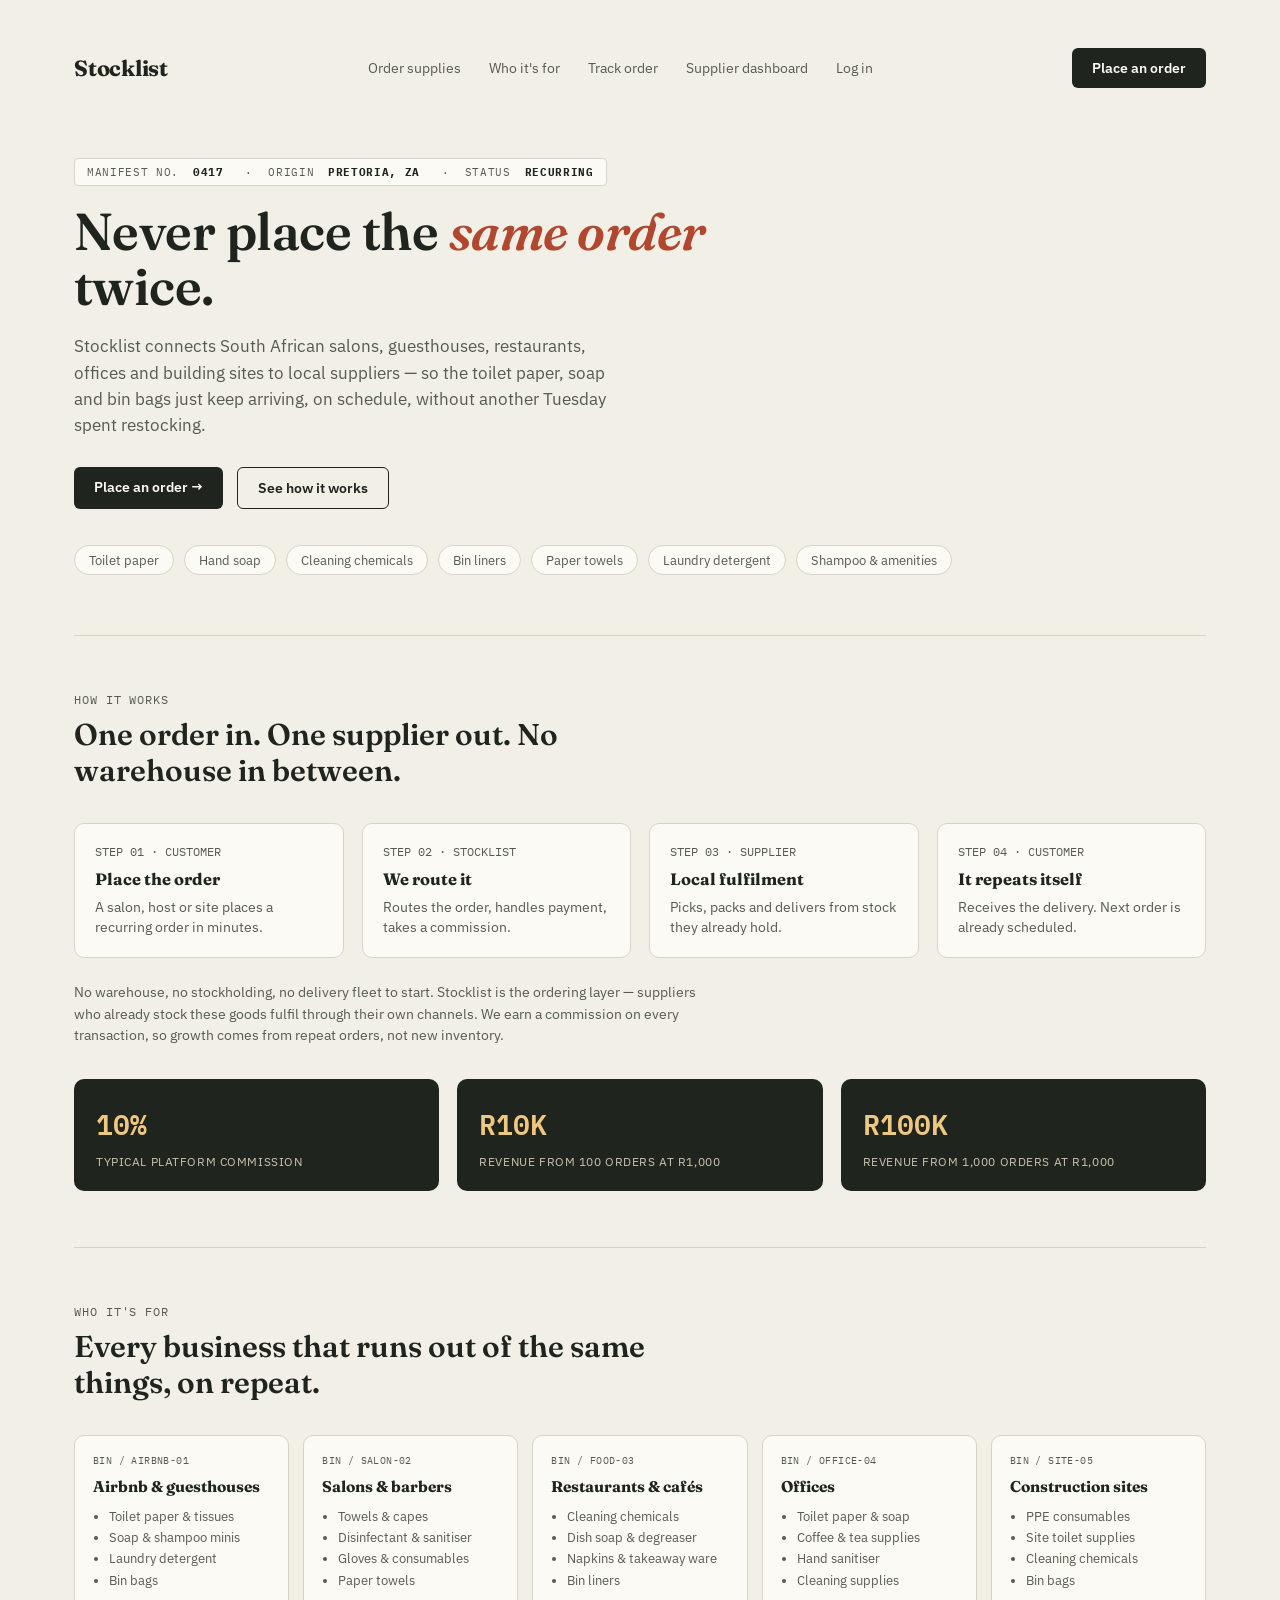
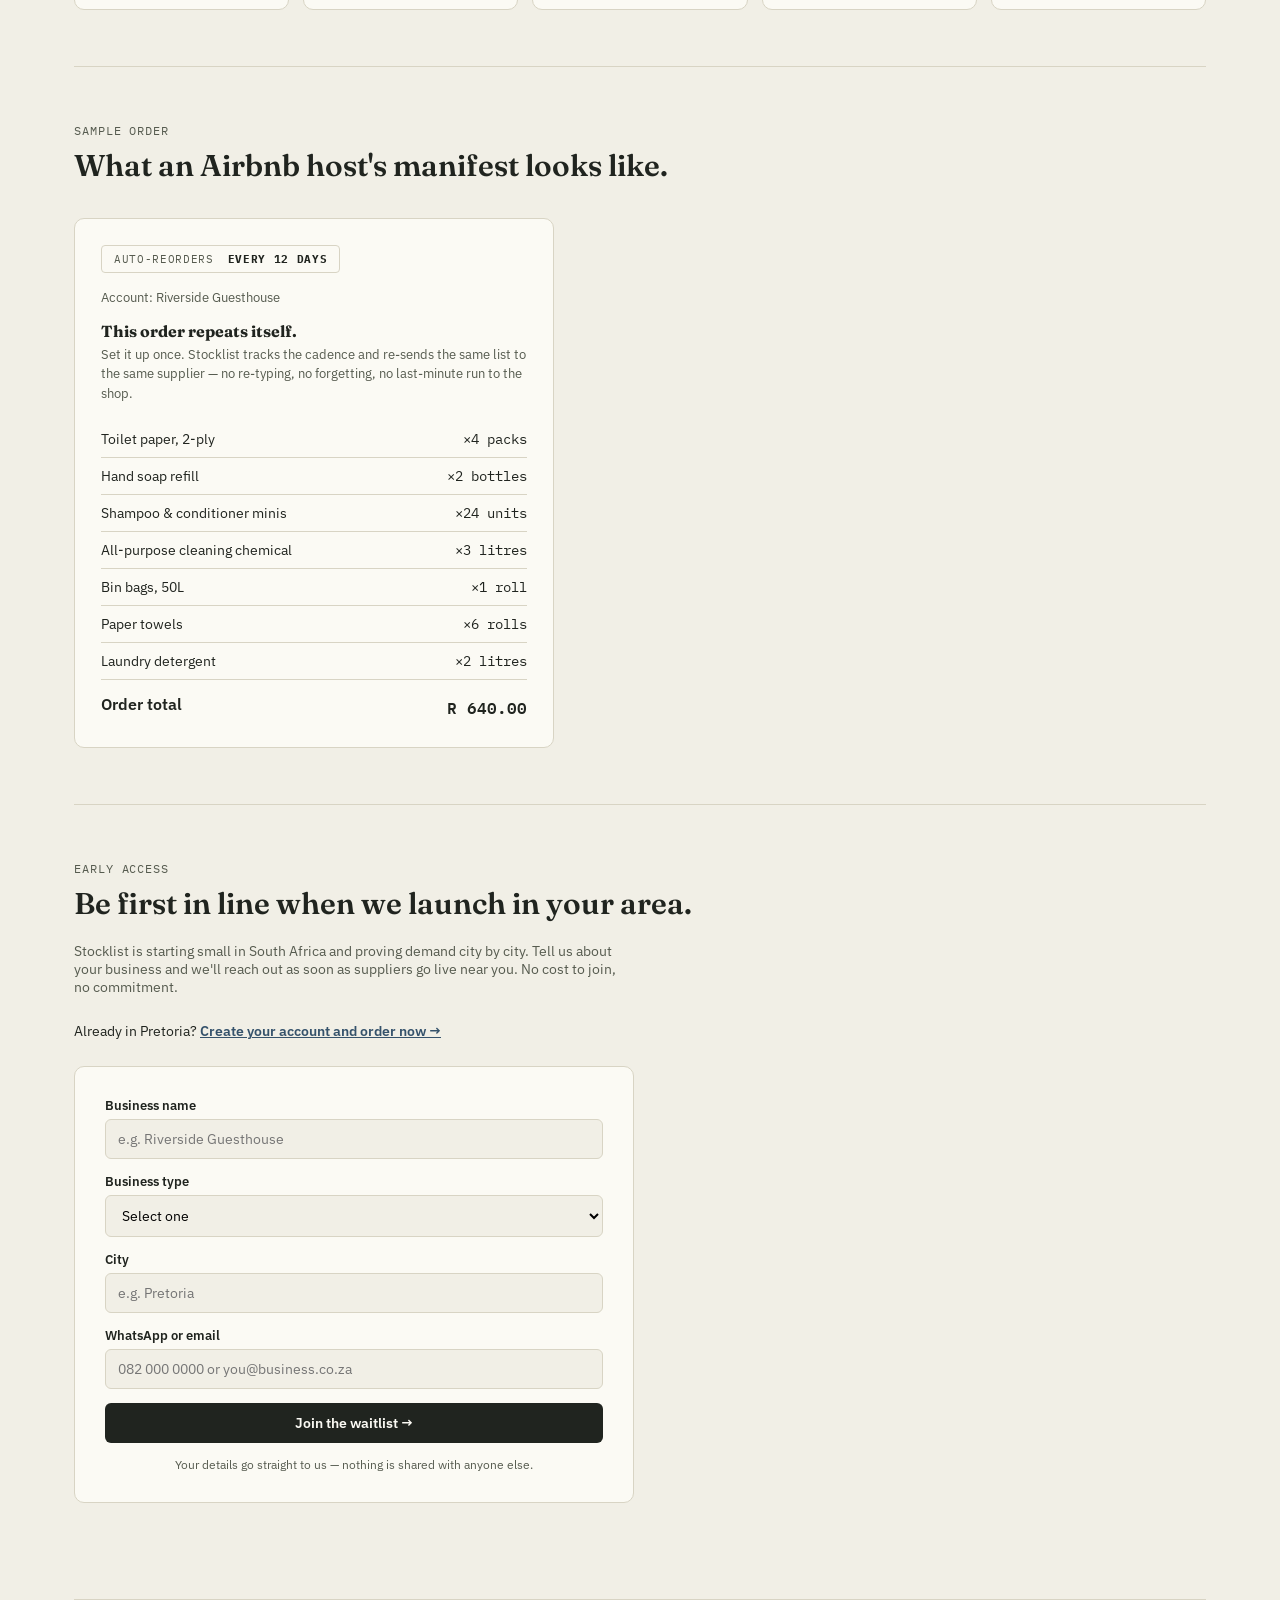
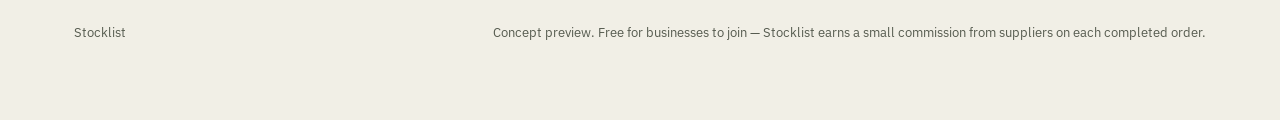
<file: index.html>
<!DOCTYPE html>
<html lang="en">
<head>
<meta charset="UTF-8">
<meta name="viewport" content="width=device-width, initial-scale=1.0">
<title>Stocklist — Never place the same order twice</title>
<link rel="stylesheet" href="style.css">
<style>
  .hero{padding:50px 0 60px;}
  .hero h1{font-size:52px;font-weight:600;line-height:1.05;letter-spacing:-0.01em;margin:18px 0 20px;max-width:780px;}
  .hero h1 em{font-style:italic;color:var(--clay);}
  .hero p.lede{font-size:17px;color:var(--ink-soft);max-width:560px;line-height:1.55;margin:0 0 28px;}
  .cta-row{display:flex;gap:14px;flex-wrap:wrap;margin-bottom:36px;}
  .chips{display:flex;gap:10px;flex-wrap:wrap;font-size:12.5px;}
  .chip{background:var(--paper-raised);border:1px solid var(--line);border-radius:20px;padding:6px 14px;color:var(--ink-soft);}

  section{padding:56px 0;border-top:1px solid var(--line);}
  .eyebrow{font-family:'IBM Plex Mono',monospace;font-size:11.5px;letter-spacing:0.08em;text-transform:uppercase;color:var(--ink-soft);margin-bottom:10px;}
  .section-title{font-size:30px;font-weight:600;max-width:620px;margin:0 0 34px;line-height:1.2;}

  .steps{display:grid;grid-template-columns:repeat(4,1fr);gap:18px;}
  .step{background:var(--paper-raised);border:1px solid var(--line);border-radius:var(--radius);padding:20px;}
  .step .no{font-family:'IBM Plex Mono',monospace;color:var(--ink-soft);font-size:11.5px;margin-bottom:10px;}
  .step h4{margin:0 0 8px;font-family:'Fraunces',serif;font-size:16.5px;}
  .step p{margin:0;font-size:13.5px;color:var(--ink-soft);line-height:1.5;}

  .commission-row{display:grid;grid-template-columns:repeat(3,1fr);gap:18px;margin-top:32px;}
  .commission-card{background:var(--ink);color:var(--paper-raised);border-radius:var(--radius);padding:22px;}
  .commission-card .big{font-family:'IBM Plex Mono',monospace;font-size:28px;font-weight:600;color:#EFC77E;}
  .commission-card .lbl{font-size:11.5px;color:#C9C4AE;text-transform:uppercase;letter-spacing:0.05em;margin-top:8px;}

  .industry-grid{display:grid;grid-template-columns:repeat(5,1fr);gap:14px;}
  .ind-card{background:var(--paper-raised);border:1px solid var(--line);border-radius:var(--radius);padding:18px;}
  .ind-card .tag{font-family:'IBM Plex Mono',monospace;font-size:10px;color:var(--ink-soft);letter-spacing:0.04em;margin-bottom:10px;}
  .ind-card h4{margin:0 0 10px;font-family:'Fraunces',serif;font-size:15.5px;}
  .ind-card ul{margin:0;padding-left:16px;font-size:12.5px;color:var(--ink-soft);line-height:1.7;}

  .manifest-card{background:var(--paper-raised);border:1px solid var(--line);border-radius:var(--radius);padding:26px;max-width:480px;}
  .manifest-line{display:flex;justify-content:space-between;font-size:13.5px;padding:9px 0;border-bottom:1px solid var(--line);}
  .manifest-line:last-of-type{border-bottom:none;}
  .manifest-total{display:flex;justify-content:space-between;font-weight:600;font-size:16px;padding-top:14px;}

  .waitlist-card{background:var(--paper-raised);border:1px solid var(--line);border-radius:var(--radius);padding:30px;max-width:560px;}
  .field{margin-bottom:14px;}
  .field label{font-size:12.5px;font-weight:600;display:block;margin-bottom:6px;}
  .field input,.field select{
    width:100%;padding:10px 12px;border:1px solid var(--line);border-radius:6px;
    font-family:'IBM Plex Sans';font-size:14px;background:var(--paper);
  }

  @media(max-width:900px){
    .hero h1{font-size:36px;}
    .steps,.industry-grid,.commission-row{grid-template-columns:1fr 1fr;}
  }
</style>
</head>
<body>
<div class="wrap">

  <nav class="site-nav">
    <a class="brand" href="index.html">Stocklist</a>
    <div class="links">
      <a href="catalogue.html">Order supplies</a>
      <a href="#industries">Who it's for</a>
      <a href="track.html">Track order</a>
      <a href="supplier-dashboard.html">Supplier dashboard</a>
      <a href="login.html">Log in</a>
    </div>
    <a class="btn btn-primary" href="catalogue.html">Place an order</a>
  </nav>

  <div class="hero">
    <div class="stamp-tag">
      MANIFEST NO. <b>0417</b> &nbsp;·&nbsp; ORIGIN <b>PRETORIA, ZA</b> &nbsp;·&nbsp; STATUS <b>RECURRING</b>
    </div>
    <h1>Never place the <em>same order</em> twice.</h1>
    <p class="lede">Stocklist connects South African salons, guesthouses, restaurants, offices and building sites to local suppliers — so the toilet paper, soap and bin bags just keep arriving, on schedule, without another Tuesday spent restocking.</p>
    <div class="cta-row">
      <a class="btn btn-primary" href="catalogue.html">Place an order →</a>
      <a class="btn btn-secondary" href="#how">See how it works</a>
    </div>
    <div class="chips">
      <span class="chip">Toilet paper</span><span class="chip">Hand soap</span><span class="chip">Cleaning chemicals</span>
      <span class="chip">Bin liners</span><span class="chip">Paper towels</span><span class="chip">Laundry detergent</span>
      <span class="chip">Shampoo &amp; amenities</span>
    </div>
  </div>

  <section id="how">
    <div class="eyebrow">How it works</div>
    <h2 class="section-title">One order in. One supplier out. No warehouse in between.</h2>
    <div class="steps">
      <div class="step"><div class="no">STEP 01 · CUSTOMER</div><h4>Place the order</h4><p>A salon, host or site places a recurring order in minutes.</p></div>
      <div class="step"><div class="no">STEP 02 · STOCKLIST</div><h4>We route it</h4><p>Routes the order, handles payment, takes a commission.</p></div>
      <div class="step"><div class="no">STEP 03 · SUPPLIER</div><h4>Local fulfilment</h4><p>Picks, packs and delivers from stock they already hold.</p></div>
      <div class="step"><div class="no">STEP 04 · CUSTOMER</div><h4>It repeats itself</h4><p>Receives the delivery. Next order is already scheduled.</p></div>
    </div>
    <p style="max-width:640px;font-size:13.5px;color:var(--ink-soft);margin-top:24px;line-height:1.6;">No warehouse, no stockholding, no delivery fleet to start. Stocklist is the ordering layer — suppliers who already stock these goods fulfil through their own channels. We earn a commission on every transaction, so growth comes from repeat orders, not new inventory.</p>
    <div class="commission-row">
      <div class="commission-card"><div class="big">10%</div><div class="lbl">Typical platform commission</div></div>
      <div class="commission-card"><div class="big">R10K</div><div class="lbl">Revenue from 100 orders at R1,000</div></div>
      <div class="commission-card"><div class="big">R100K</div><div class="lbl">Revenue from 1,000 orders at R1,000</div></div>
    </div>
  </section>

  <section id="industries">
    <div class="eyebrow">Who it's for</div>
    <h2 class="section-title">Every business that runs out of the same things, on repeat.</h2>
    <div class="industry-grid">
      <div class="ind-card"><div class="tag">BIN / AIRBNB-01</div><h4>Airbnb &amp; guesthouses</h4><ul><li>Toilet paper &amp; tissues</li><li>Soap &amp; shampoo minis</li><li>Laundry detergent</li><li>Bin bags</li></ul></div>
      <div class="ind-card"><div class="tag">BIN / SALON-02</div><h4>Salons &amp; barbers</h4><ul><li>Towels &amp; capes</li><li>Disinfectant &amp; sanitiser</li><li>Gloves &amp; consumables</li><li>Paper towels</li></ul></div>
      <div class="ind-card"><div class="tag">BIN / FOOD-03</div><h4>Restaurants &amp; cafés</h4><ul><li>Cleaning chemicals</li><li>Dish soap &amp; degreaser</li><li>Napkins &amp; takeaway ware</li><li>Bin liners</li></ul></div>
      <div class="ind-card"><div class="tag">BIN / OFFICE-04</div><h4>Offices</h4><ul><li>Toilet paper &amp; soap</li><li>Coffee &amp; tea supplies</li><li>Hand sanitiser</li><li>Cleaning supplies</li></ul></div>
      <div class="ind-card"><div class="tag">BIN / SITE-05</div><h4>Construction sites</h4><ul><li>PPE consumables</li><li>Site toilet supplies</li><li>Cleaning chemicals</li><li>Bin bags</li></ul></div>
    </div>
  </section>

  <section>
    <div class="eyebrow">Sample order</div>
    <h2 class="section-title">What an Airbnb host's manifest looks like.</h2>
    <div class="manifest-card">
      <div class="stamp-tag" style="margin-bottom:16px;">AUTO-REORDERS <b>EVERY 12 DAYS</b></div>
      <div style="font-size:12.5px;color:var(--ink-soft);margin-bottom:16px;">Account: Riverside Guesthouse</div>
      <h4 style="margin:0 0 4px;font-family:'Fraunces',serif;">This order repeats itself.</h4>
      <p style="font-size:13px;color:var(--ink-soft);margin:0 0 18px;line-height:1.5;">Set it up once. Stocklist tracks the cadence and re-sends the same list to the same supplier — no re-typing, no forgetting, no last-minute run to the shop.</p>
      <div class="manifest-line"><span>Toilet paper, 2-ply</span><span class="mono">×4 packs</span></div>
      <div class="manifest-line"><span>Hand soap refill</span><span class="mono">×2 bottles</span></div>
      <div class="manifest-line"><span>Shampoo &amp; conditioner minis</span><span class="mono">×24 units</span></div>
      <div class="manifest-line"><span>All-purpose cleaning chemical</span><span class="mono">×3 litres</span></div>
      <div class="manifest-line"><span>Bin bags, 50L</span><span class="mono">×1 roll</span></div>
      <div class="manifest-line"><span>Paper towels</span><span class="mono">×6 rolls</span></div>
      <div class="manifest-line"><span>Laundry detergent</span><span class="mono">×2 litres</span></div>
      <div class="manifest-total"><span>Order total</span><span class="mono">R 640.00</span></div>
    </div>
  </section>

  <section>
    <div class="eyebrow">Early access</div>
    <h2 class="section-title">Be first in line when we launch in your area.</h2>
    <p style="max-width:560px;font-size:14px;color:var(--ink-soft);margin:-14px 0 26px;">Stocklist is starting small in South Africa and proving demand city by city. Tell us about your business and we'll reach out as soon as suppliers go live near you. No cost to join, no commitment.</p>
    <p style="font-size:13.5px;margin-bottom:26px;">Already in Pretoria? <a href="signup.html" style="color:var(--slate);font-weight:600;">Create your account and order now →</a></p>
    <div class="waitlist-card">
      <div class="field"><label>Business name</label><input type="text" placeholder="e.g. Riverside Guesthouse"></div>
      <div class="field"><label>Business type</label>
        <select><option>Select one</option><option>Airbnb / guesthouse</option><option>Salon / barber</option><option>Restaurant / café</option><option>Office</option><option>Construction site</option><option>Other</option></select>
      </div>
      <div class="field"><label>City</label><input type="text" placeholder="e.g. Pretoria"></div>
      <div class="field"><label>WhatsApp or email</label><input type="text" placeholder="082 000 0000 or you@business.co.za"></div>
      <button class="btn btn-primary" style="width:100%;">Join the waitlist →</button>
      <p style="font-size:11.5px;color:var(--ink-soft);margin:14px 0 0;text-align:center;">Your details go straight to us — nothing is shared with anyone else.</p>
    </div>
  </section>

  <footer>
    <span>Stocklist</span>
    <span>Concept preview. Free for businesses to join — Stocklist earns a small commission from suppliers on each completed order.</span>
  </footer>

</div>
</body>
</html>
</file>
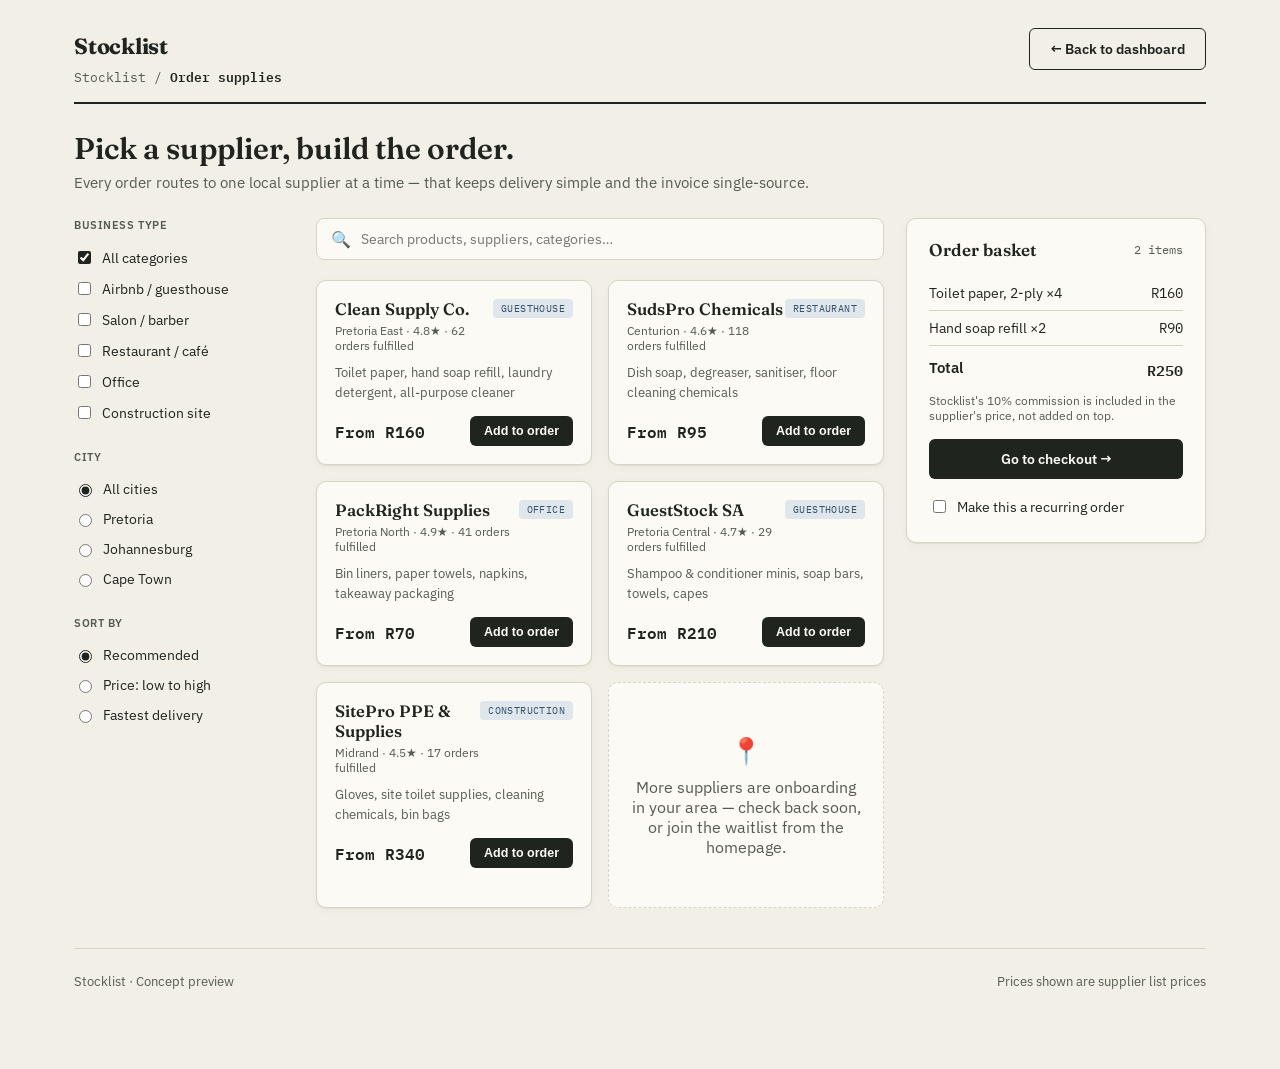
<file: catalogue.html>
<!DOCTYPE html>
<html lang="en">
<head>
<meta charset="UTF-8">
<meta name="viewport" content="width=device-width, initial-scale=1.0">
<title>Order supplies — Stocklist</title>
<link rel="stylesheet" href="style.css">
</head>
<body>
<div class="wrap">

  <div class="topbar">
    <div>
      <a class="brand" href="index.html">Stocklist</a>
      <div class="crumb" style="margin-top:6px;">Stocklist / <b>Order supplies</b></div>
    </div>
    <a class="btn btn-secondary" href="dashboard.html">← Back to dashboard</a>
  </div>

  <h1 style="font-weight:600;font-size:30px;margin:0 0 6px;">Pick a supplier, build the order.</h1>
  <p style="color:var(--ink-soft);font-size:14.5px;margin:0 0 26px;">Every order routes to one local supplier at a time — that keeps delivery simple and the invoice single-source.</p>

  <div class="cat-layout">

    <!-- FILTERS -->
    <div>
      <div class="filter-group">
        <div class="flabel">Business type</div>
        <label class="filter-opt"><input type="checkbox" checked> All categories</label>
        <label class="filter-opt"><input type="checkbox"> Airbnb / guesthouse</label>
        <label class="filter-opt"><input type="checkbox"> Salon / barber</label>
        <label class="filter-opt"><input type="checkbox"> Restaurant / café</label>
        <label class="filter-opt"><input type="checkbox"> Office</label>
        <label class="filter-opt"><input type="checkbox"> Construction site</label>
      </div>
      <div class="filter-group">
        <div class="flabel">City</div>
        <label class="filter-opt"><input type="radio" name="city" checked> All cities</label>
        <label class="filter-opt"><input type="radio" name="city"> Pretoria</label>
        <label class="filter-opt"><input type="radio" name="city"> Johannesburg</label>
        <label class="filter-opt"><input type="radio" name="city"> Cape Town</label>
      </div>
      <div class="filter-group">
        <div class="flabel">Sort by</div>
        <label class="filter-opt"><input type="radio" name="sort" checked> Recommended</label>
        <label class="filter-opt"><input type="radio" name="sort"> Price: low to high</label>
        <label class="filter-opt"><input type="radio" name="sort"> Fastest delivery</label>
      </div>
    </div>

    <!-- SUPPLIER RESULTS -->
    <div>
      <div class="search-box">
        <span>🔍</span>
        <input type="text" placeholder="Search products, suppliers, categories…">
      </div>

      <div class="supplier-grid">
        <div class="supplier-card">
          <div class="top">
            <div><h4>Clean Supply Co.</h4><div class="loc">Pretoria East · 4.8★ · 62 orders fulfilled</div></div>
            <span class="badge-cat">Guesthouse</span>
          </div>
          <div class="items">Toilet paper, hand soap refill, laundry detergent, all-purpose cleaner</div>
          <div class="foot"><span class="mono" style="font-weight:600;">From R160</span><button class="add-btn">Add to order</button></div>
        </div>

        <div class="supplier-card">
          <div class="top">
            <div><h4>SudsPro Chemicals</h4><div class="loc">Centurion · 4.6★ · 118 orders fulfilled</div></div>
            <span class="badge-cat">Restaurant</span>
          </div>
          <div class="items">Dish soap, degreaser, sanitiser, floor cleaning chemicals</div>
          <div class="foot"><span class="mono" style="font-weight:600;">From R95</span><button class="add-btn">Add to order</button></div>
        </div>

        <div class="supplier-card">
          <div class="top">
            <div><h4>PackRight Supplies</h4><div class="loc">Pretoria North · 4.9★ · 41 orders fulfilled</div></div>
            <span class="badge-cat">Office</span>
          </div>
          <div class="items">Bin liners, paper towels, napkins, takeaway packaging</div>
          <div class="foot"><span class="mono" style="font-weight:600;">From R70</span><button class="add-btn">Add to order</button></div>
        </div>

        <div class="supplier-card">
          <div class="top">
            <div><h4>GuestStock SA</h4><div class="loc">Pretoria Central · 4.7★ · 29 orders fulfilled</div></div>
            <span class="badge-cat">Guesthouse</span>
          </div>
          <div class="items">Shampoo &amp; conditioner minis, soap bars, towels, capes</div>
          <div class="foot"><span class="mono" style="font-weight:600;">From R210</span><button class="add-btn">Add to order</button></div>
        </div>

        <div class="supplier-card">
          <div class="top">
            <div><h4>SitePro PPE &amp; Supplies</h4><div class="loc">Midrand · 4.5★ · 17 orders fulfilled</div></div>
            <span class="badge-cat">Construction</span>
          </div>
          <div class="items">Gloves, site toilet supplies, cleaning chemicals, bin bags</div>
          <div class="foot"><span class="mono" style="font-weight:600;">From R340</span><button class="add-btn">Add to order</button></div>
        </div>

        <div class="empty-state">
          <div class="ic">📍</div>
          More suppliers are onboarding in your area — check back soon, or join the waitlist from the homepage.
        </div>
      </div>
    </div>

    <!-- BASKET -->
    <div class="basket">
      <div class="card">
        <div class="card-head"><h3>Order basket</h3><span class="mono" style="font-size:12px;color:var(--ink-soft);">2 items</span></div>
        <div class="basket-line"><span>Toilet paper, 2-ply ×4</span><span class="mono">R160</span></div>
        <div class="basket-line"><span>Hand soap refill ×2</span><span class="mono">R90</span></div>
        <div class="basket-total"><span>Total</span><span class="mono">R250</span></div>
        <p style="font-size:11.5px;color:var(--ink-soft);margin:10px 0 16px;">Stocklist's 10% commission is included in the supplier's price, not added on top.</p>
        <a href="checkout.html" class="btn btn-primary" style="display:block;text-align:center;">Go to checkout →</a>
        <label class="filter-opt" style="margin-top:12px;"><input type="checkbox"> Make this a recurring order</label>
      </div>
    </div>

  </div>

  <footer>
    <span>Stocklist · Concept preview</span>
    <span>Prices shown are supplier list prices</span>
  </footer>

</div>
</body>
</html>
</file>
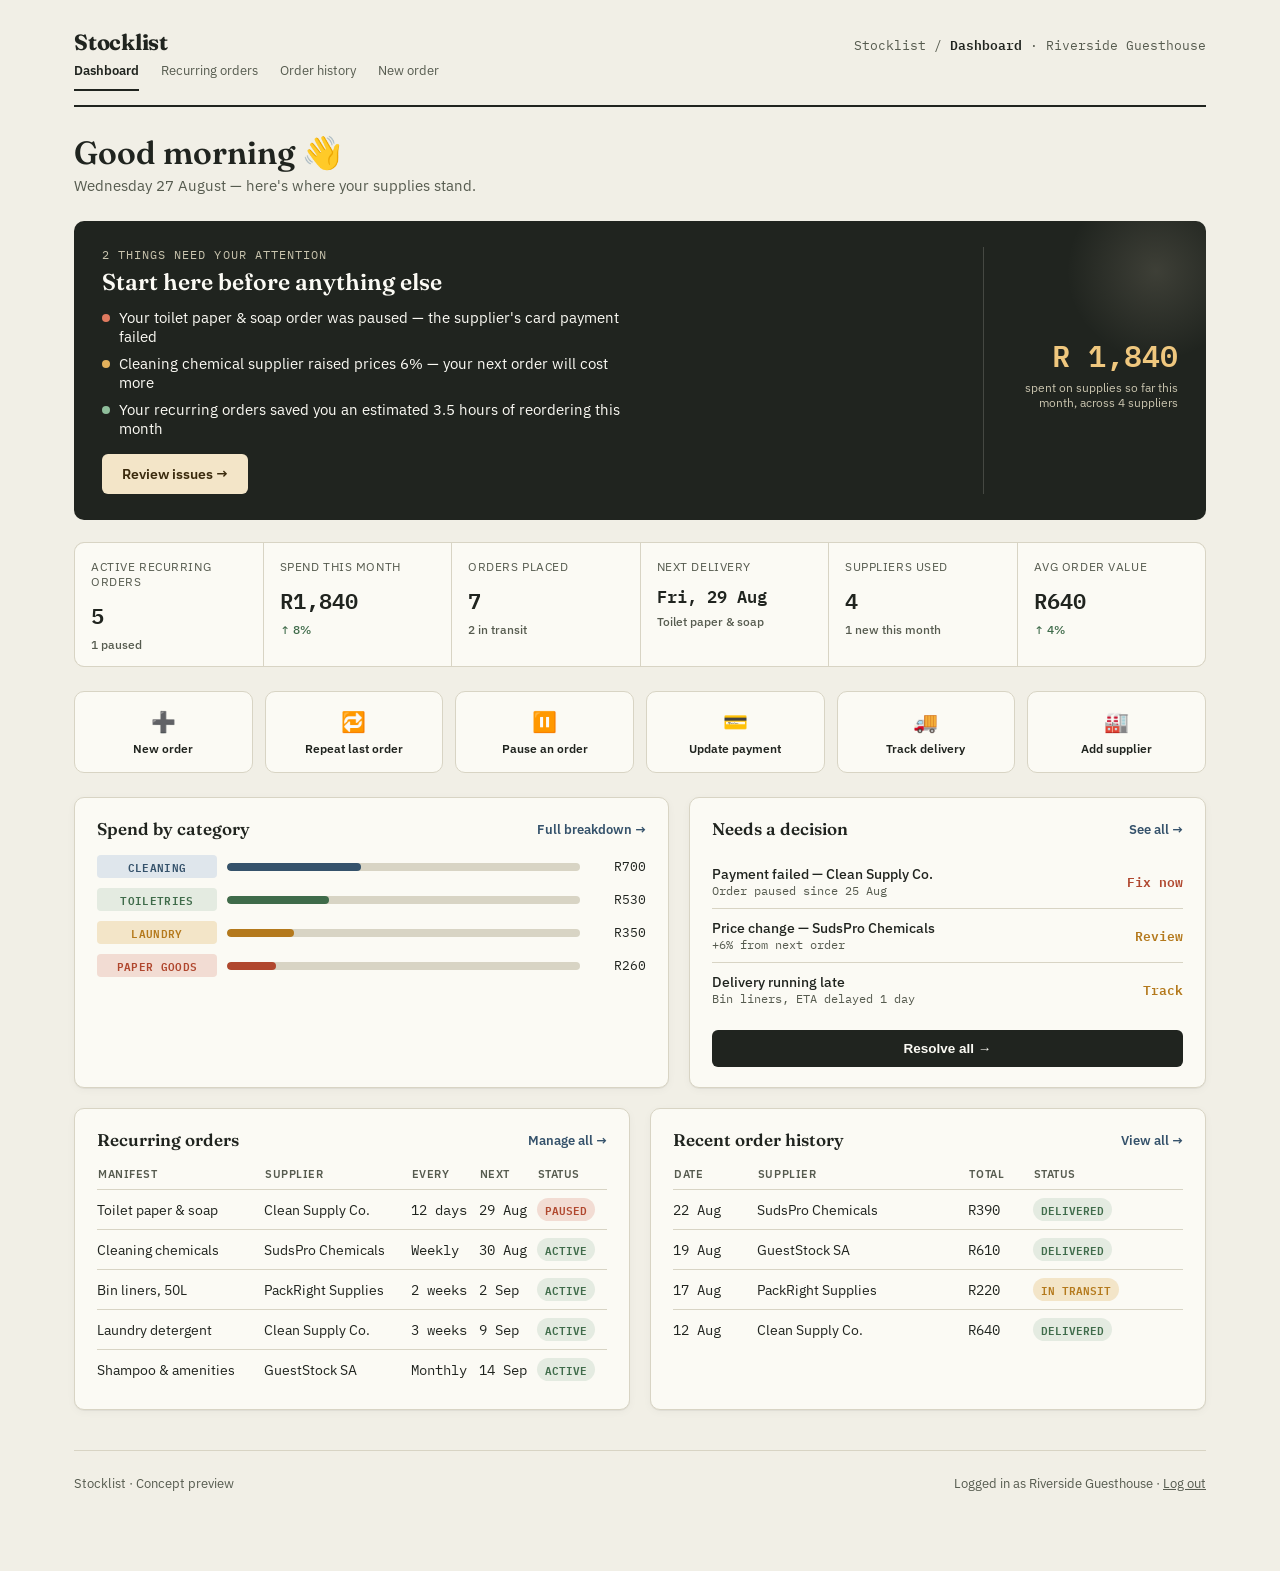
<file: dashboard.html>
<!DOCTYPE html>
<html lang="en">
<head>
<meta charset="UTF-8">
<meta name="viewport" content="width=device-width, initial-scale=1.0">
<title>Dashboard — Stocklist</title>
<link rel="stylesheet" href="style.css">
</head>
<body>
<div class="wrap">

  <div class="topbar">
    <div>
      <a class="brand" href="index.html">Stocklist</a>
      <div class="nav-tabs">
        <a class="active" href="dashboard.html">Dashboard</a>
        <a href="dashboard.html#recurring">Recurring orders</a>
        <a href="dashboard.html#history">Order history</a>
        <a href="catalogue.html">New order</a>
      </div>
    </div>
    <div class="crumb">Stocklist / <b>Dashboard</b> · Riverside Guesthouse</div>
  </div>

  <h1 style="font-weight:600;font-size:32px;margin:0 0 4px;">Good morning 👋</h1>
  <p style="color:var(--ink-soft);font-size:14.5px;margin:0 0 26px;">Wednesday 27 August — here's where your supplies stand.</p>

  <!-- ATTENTION HERO -->
  <div class="attention">
    <div class="attention-left">
      <div class="attention-eyebrow">2 things need your attention</div>
      <h2>Start here before anything else</h2>
      <ul class="attention-items">
        <li><span class="dot clay"></span> Your toilet paper &amp; soap order was paused — the supplier's card payment failed</li>
        <li><span class="dot amber"></span> Cleaning chemical supplier raised prices 6% — your next order will cost more</li>
        <li><span class="dot green"></span> Your recurring orders saved you an estimated 3.5 hours of reordering this month</li>
      </ul>
      <button class="btn btn-ghost" style="border:none;">Review issues →</button>
    </div>
    <div class="attention-right">
      <div class="big">R 1,840</div>
      <div class="lbl">spent on supplies so far this month, across 4 suppliers</div>
    </div>
  </div>

  <!-- KPI STRIP -->
  <div class="kpi-row">
    <div class="kpi"><div class="lbl">Active recurring orders</div><div class="val">5</div><div class="delta flat">1 paused</div></div>
    <div class="kpi"><div class="lbl">Spend this month</div><div class="val">R1,840</div><div class="delta up">↑ 8%</div></div>
    <div class="kpi"><div class="lbl">Orders placed</div><div class="val">7</div><div class="delta flat">2 in transit</div></div>
    <div class="kpi"><div class="lbl">Next delivery</div><div class="val" style="font-size:17px;">Fri, 29 Aug</div><div class="delta flat">Toilet paper &amp; soap</div></div>
    <div class="kpi"><div class="lbl">Suppliers used</div><div class="val">4</div><div class="delta flat">1 new this month</div></div>
    <div class="kpi"><div class="lbl">Avg order value</div><div class="val">R640</div><div class="delta up">↑ 4%</div></div>
  </div>

  <!-- QUICK ACTIONS -->
  <div class="qa-row">
    <a class="qa" href="catalogue.html"><div class="ic">➕</div><div class="lbl">New order</div></a>
    <a class="qa" href="#"><div class="ic">🔁</div><div class="lbl">Repeat last order</div></a>
    <a class="qa" href="#"><div class="ic">⏸️</div><div class="lbl">Pause an order</div></a>
    <a class="qa" href="#"><div class="ic">💳</div><div class="lbl">Update payment</div></a>
    <a class="qa" href="track.html"><div class="ic">🚚</div><div class="lbl">Track delivery</div></a>
    <a class="qa" href="catalogue.html"><div class="ic">🏭</div><div class="lbl">Add supplier</div></a>
  </div>

  <div class="grid2">
    <div class="card">
      <div class="card-head">
        <h3>Spend by category</h3>
        <a href="#">Full breakdown →</a>
      </div>
      <div class="health-bars">
        <div class="health-row"><span class="stamp" style="background:var(--slate-soft);color:var(--slate);width:120px;">CLEANING</span><div class="track"><div class="fill" style="background:var(--slate);width:38%"></div></div><span class="count mono" style="width:56px;text-align:right;">R700</span></div>
        <div class="health-row"><span class="stamp" style="background:var(--green-soft);color:var(--green);width:120px;">TOILETRIES</span><div class="track"><div class="fill healthy" style="width:29%"></div></div><span class="count mono" style="width:56px;text-align:right;">R530</span></div>
        <div class="health-row"><span class="stamp" style="background:var(--amber-soft);color:var(--amber);width:120px;">LAUNDRY</span><div class="track"><div class="fill low" style="width:19%"></div></div><span class="count mono" style="width:56px;text-align:right;">R350</span></div>
        <div class="health-row"><span class="stamp" style="background:var(--clay-soft);color:var(--clay);width:120px;">PAPER GOODS</span><div class="track"><div class="fill out" style="width:14%"></div></div><span class="count mono" style="width:56px;text-align:right;">R260</span></div>
      </div>
    </div>

    <div class="card">
      <div class="card-head">
        <h3>Needs a decision</h3>
        <a href="#">See all →</a>
      </div>
      <div class="alert-list">
        <div class="alert-item"><div><div class="name">Payment failed — Clean Supply Co.</div><div class="sku">Order paused since 25 Aug</div></div><div class="qty">Fix now</div></div>
        <div class="alert-item"><div><div class="name">Price change — SudsPro Chemicals</div><div class="sku">+6% from next order</div></div><div class="qty warn">Review</div></div>
        <div class="alert-item"><div><div class="name">Delivery running late</div><div class="sku">Bin liners, ETA delayed 1 day</div></div><div class="qty warn">Track</div></div>
      </div>
      <button class="block-btn">Resolve all →</button>
    </div>
  </div>

  <div class="grid3" id="recurring">
    <div class="card">
      <div class="card-head">
        <h3>Recurring orders</h3>
        <a href="#">Manage all →</a>
      </div>
      <table>
        <tr><th>Manifest</th><th>Supplier</th><th>Every</th><th>Next</th><th>Status</th></tr>
        <tr><td>Toilet paper &amp; soap</td><td>Clean Supply Co.</td><td class="mono">12 days</td><td class="mono">29 Aug</td><td><span class="pill bad">PAUSED</span></td></tr>
        <tr><td>Cleaning chemicals</td><td>SudsPro Chemicals</td><td class="mono">Weekly</td><td class="mono">30 Aug</td><td><span class="pill active">ACTIVE</span></td></tr>
        <tr><td>Bin liners, 50L</td><td>PackRight Supplies</td><td class="mono">2 weeks</td><td class="mono">2 Sep</td><td><span class="pill active">ACTIVE</span></td></tr>
        <tr><td>Laundry detergent</td><td>Clean Supply Co.</td><td class="mono">3 weeks</td><td class="mono">9 Sep</td><td><span class="pill active">ACTIVE</span></td></tr>
        <tr><td>Shampoo &amp; amenities</td><td>GuestStock SA</td><td class="mono">Monthly</td><td class="mono">14 Sep</td><td><span class="pill active">ACTIVE</span></td></tr>
      </table>
    </div>

    <div class="card" id="history">
      <div class="card-head">
        <h3>Recent order history</h3>
        <a href="#">View all →</a>
      </div>
      <table>
        <tr><th>Date</th><th>Supplier</th><th>Total</th><th>Status</th></tr>
        <tr><td class="mono">22 Aug</td><td>SudsPro Chemicals</td><td class="mono">R390</td><td><span class="pill active">DELIVERED</span></td></tr>
        <tr><td class="mono">19 Aug</td><td>GuestStock SA</td><td class="mono">R610</td><td><span class="pill active">DELIVERED</span></td></tr>
        <tr><td class="mono">17 Aug</td><td>PackRight Supplies</td><td class="mono">R220</td><td><span class="pill warn">IN TRANSIT</span></td></tr>
        <tr><td class="mono">12 Aug</td><td>Clean Supply Co.</td><td class="mono">R640</td><td><span class="pill active">DELIVERED</span></td></tr>
      </table>
    </div>
  </div>

  <footer>
    <span>Stocklist · Concept preview</span>
    <span>Logged in as Riverside Guesthouse · <a href="login.html">Log out</a></span>
  </footer>

</div>
</body>
</html>
</file>
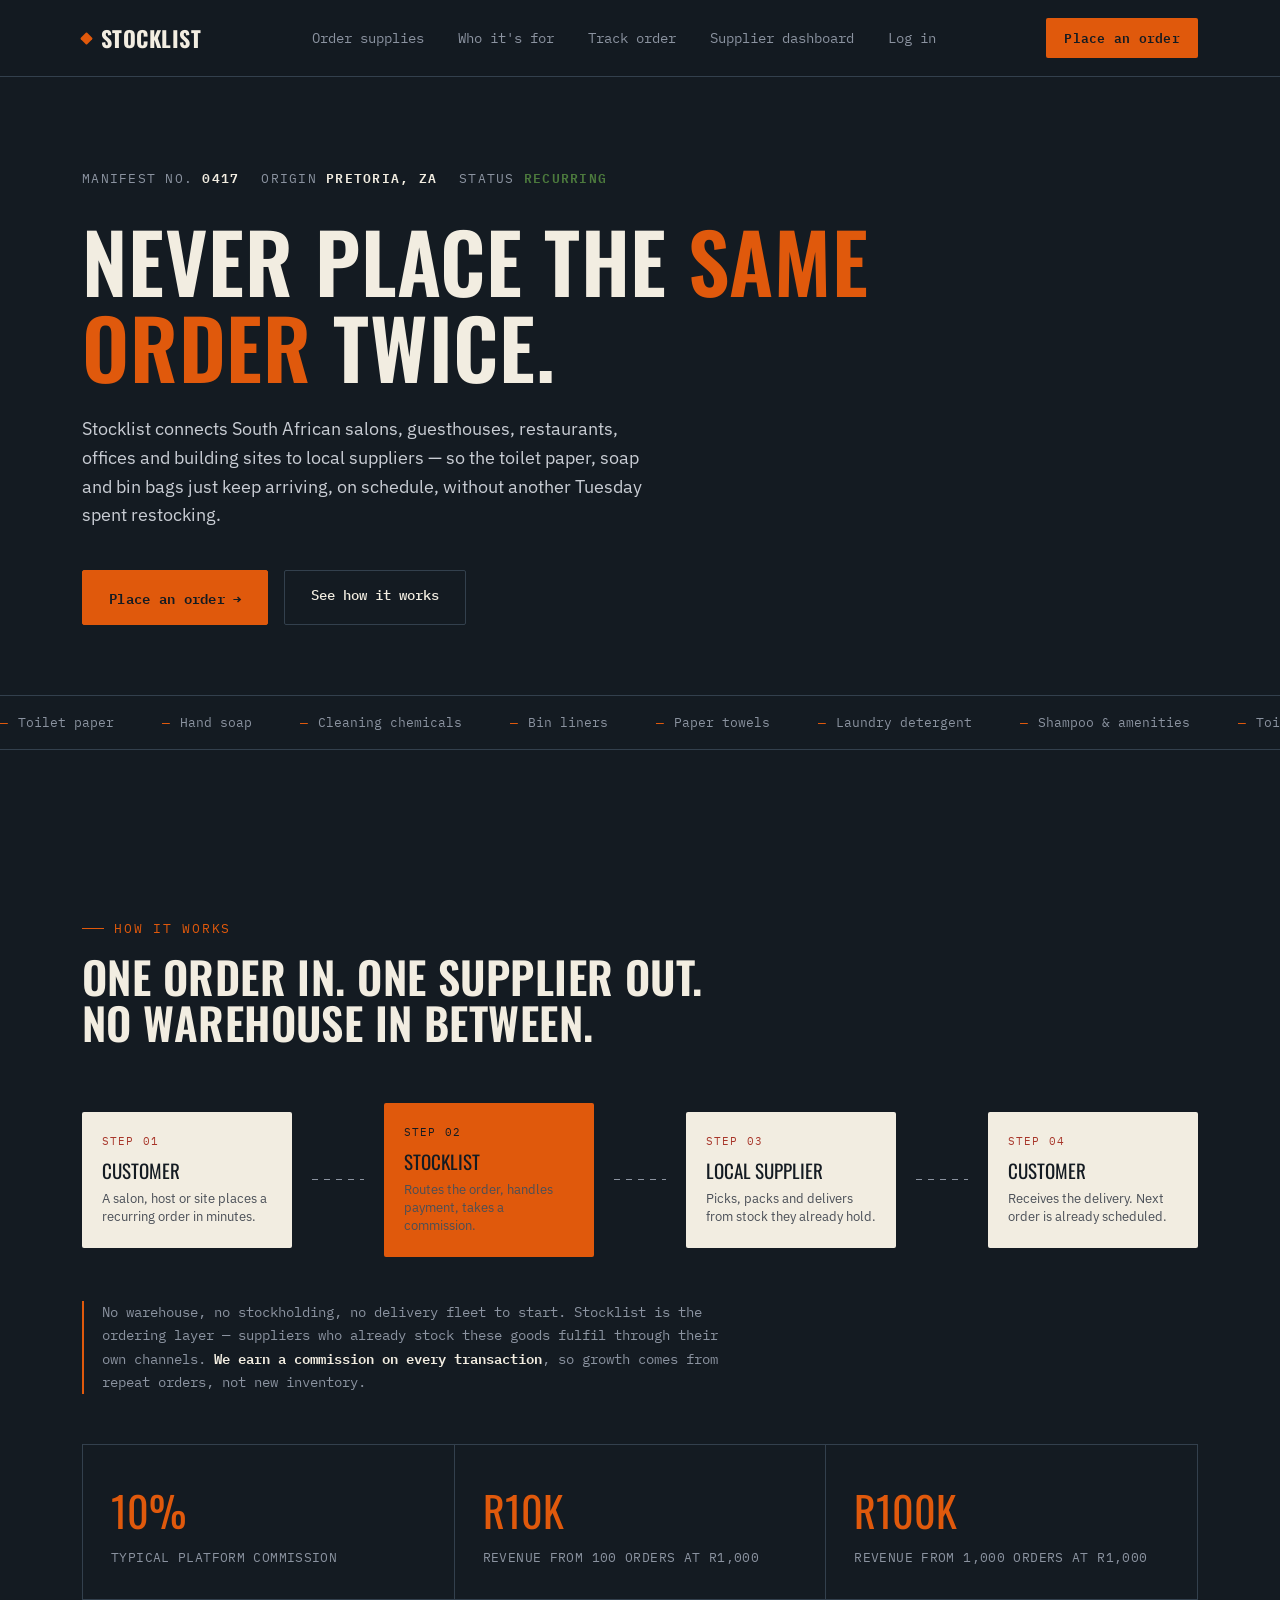
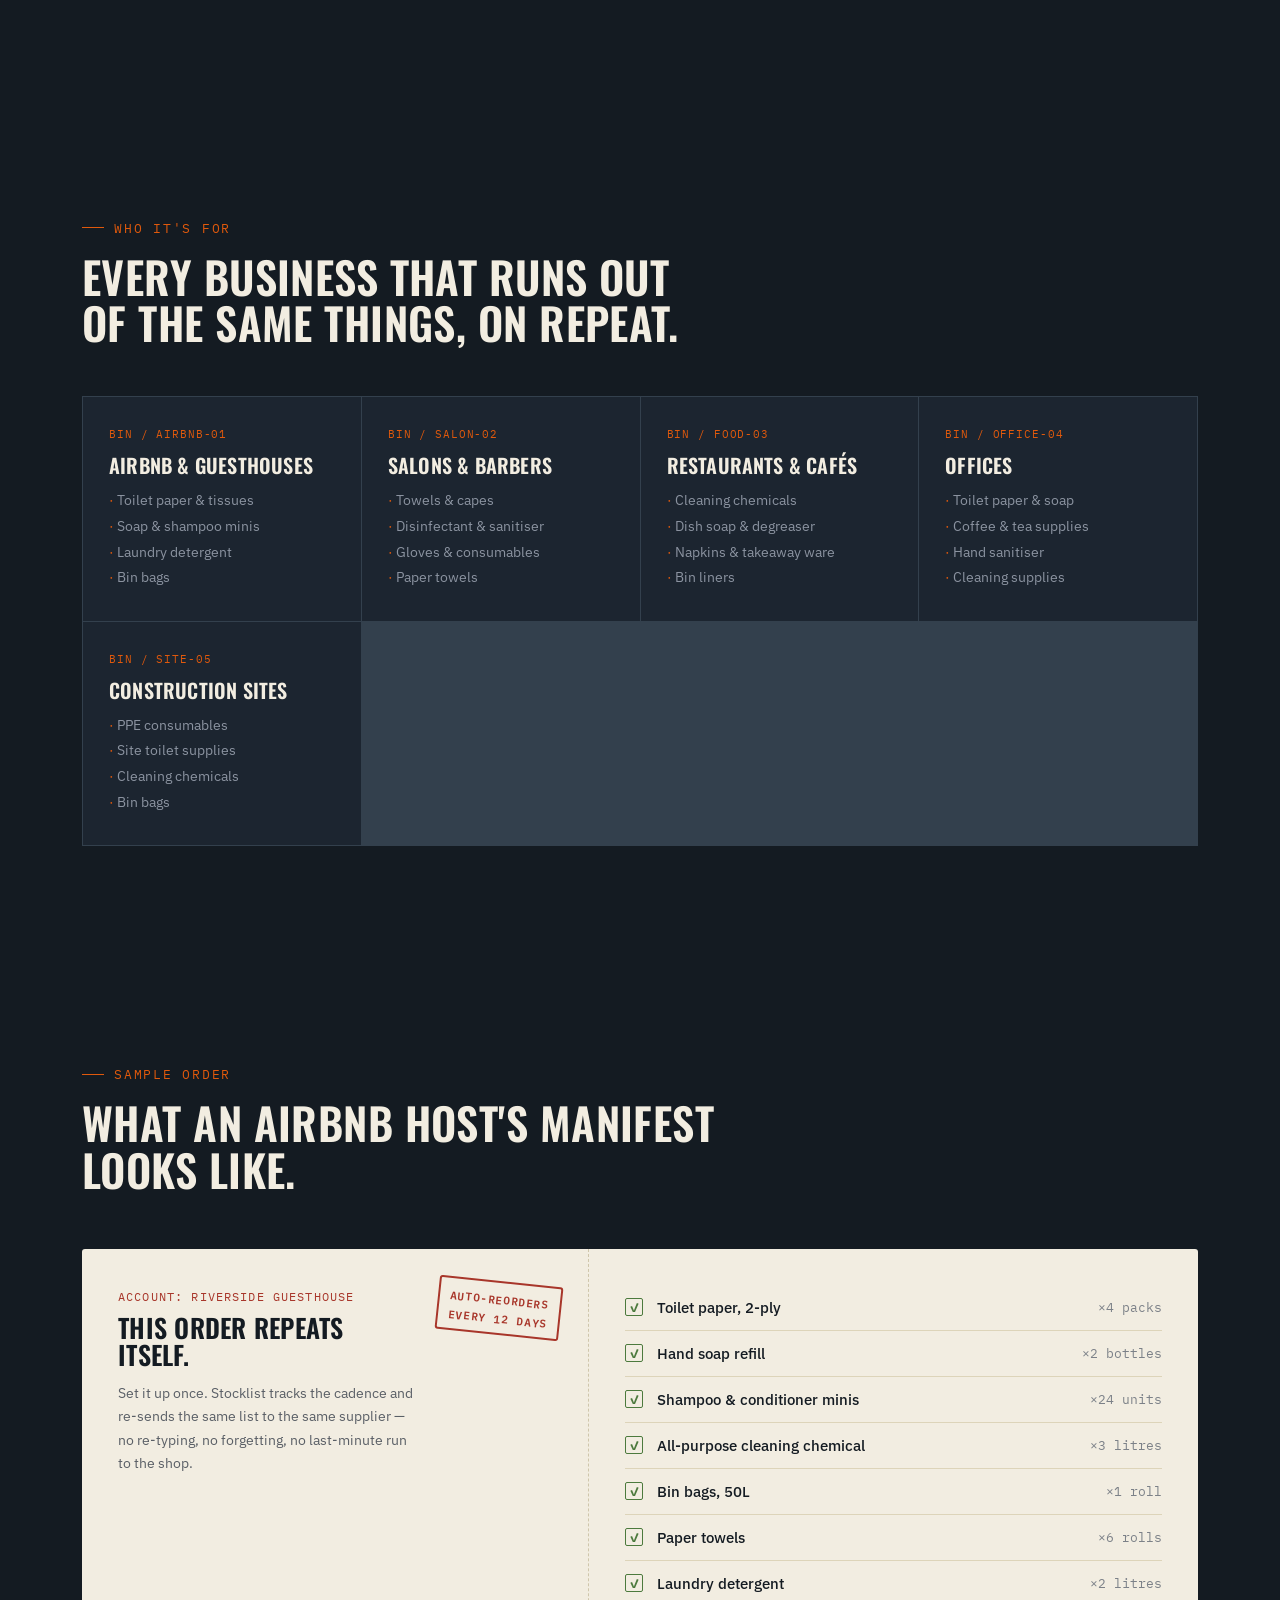
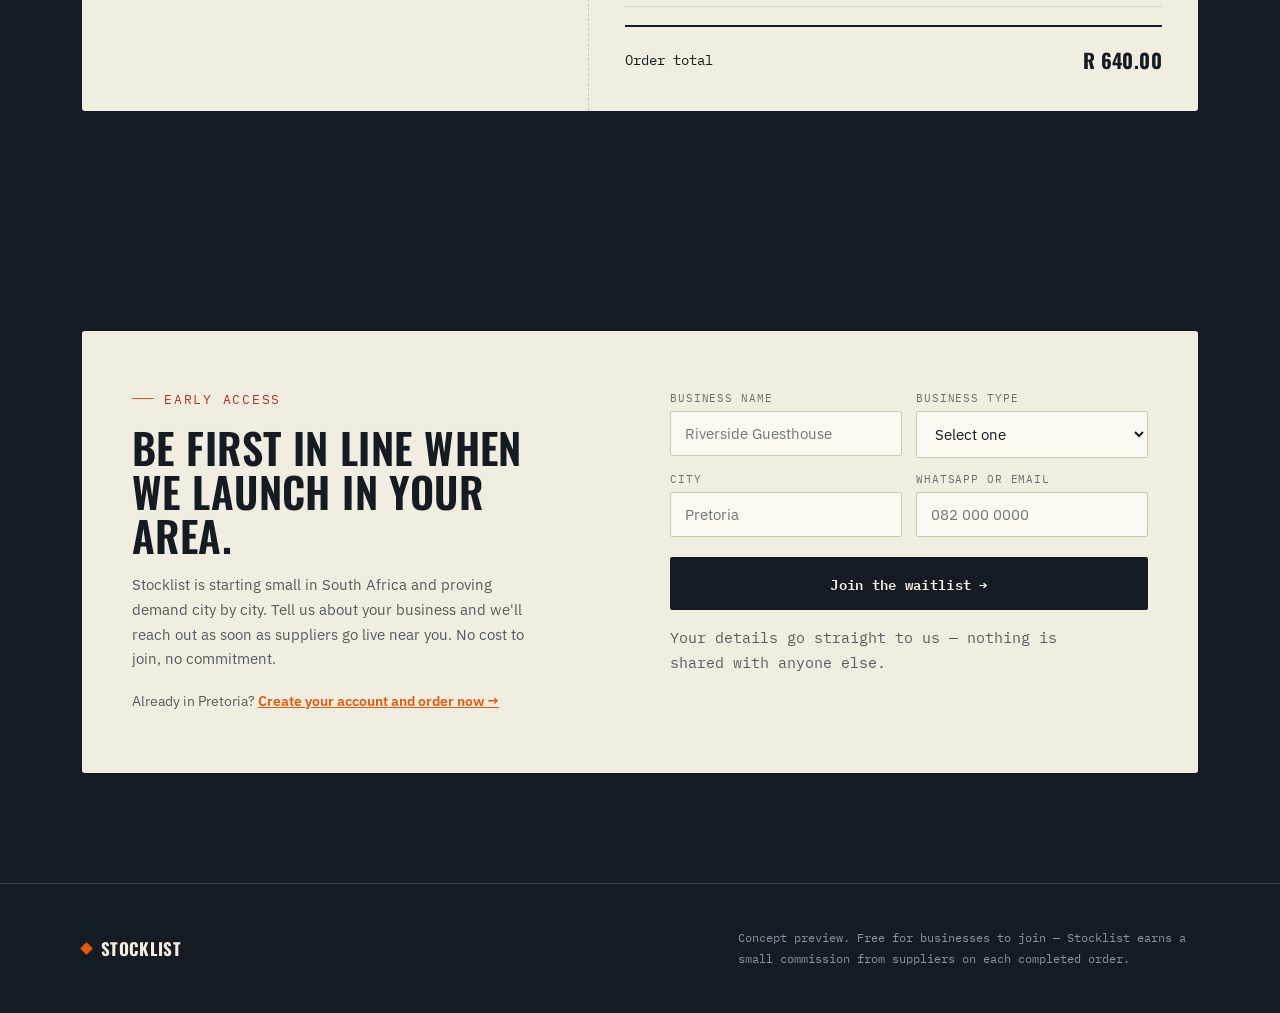
<file: index-1.html>
<!DOCTYPE html>
<html lang="en">
<head>
<meta charset="UTF-8">
<meta name="viewport" content="width=device-width, initial-scale=1.0">
<title>Stocklist — Never place the same order twice</title>
<link rel="preconnect" href="https://fonts.googleapis.com">
<link href="https://fonts.googleapis.com/css2?family=Oswald:wght@400;500;600;700&family=IBM+Plex+Sans:wght@400;500;600&family=IBM+Plex+Mono:wght@400;500;600&display=swap" rel="stylesheet">
<style>
  :root{
    --ink:#141b22;
    --ink-soft:#1c2530;
    --paper:#f2ede1;
    --paper-dim:#e7e0cf;
    --orange:#e0590c;
    --green:#4c7a3d;
    --stamp-red:#a8362a;
    --muted:#8b93a0;
    --line:#33404d;
    --display: 'Oswald', sans-serif;
    --body: 'IBM Plex Sans', sans-serif;
    --mono: 'IBM Plex Mono', monospace;
  }
  *{box-sizing:border-box; margin:0; padding:0;}
  html{scroll-behavior:smooth;}
  body{
    background:var(--ink);
    color:var(--paper);
    font-family:var(--body);
    -webkit-font-smoothing:antialiased;
    overflow-x:hidden;
  }
  a{color:inherit;}
  @media (prefers-reduced-motion: reduce){
    *{animation-duration:0.01ms !important; animation-iteration-count:1 !important; transition-duration:0.01ms !important; scroll-behavior:auto !important;}
  }

  /* ---------- shared layout ---------- */
  .wrap{max-width:1180px; margin:0 auto; padding:0 32px;}
  section{padding:110px 0;}
  @media (max-width:720px){ section{padding:70px 0;} .wrap{padding:0 20px;} }

  .eyebrow{
    font-family:var(--mono);
    font-size:12.5px;
    letter-spacing:0.14em;
    text-transform:uppercase;
    color:var(--orange);
    display:flex; align-items:center; gap:10px;
    margin-bottom:18px;
  }
  .eyebrow::before{content:""; width:22px; height:1px; background:var(--orange);}

  h1,h2,h3{ font-family:var(--display); font-weight:600; text-transform:uppercase; letter-spacing:0.01em; line-height:1.05;}

  /* ---------- nav ---------- */
  header{
    position:sticky; top:0; z-index:50;
    background:rgba(20,27,34,0.92);
    backdrop-filter:blur(6px);
    border-bottom:1px solid var(--line);
  }
  nav{
    max-width:1180px; margin:0 auto; padding:18px 32px;
    display:flex; align-items:center; justify-content:space-between;
  }
  .brand{
    font-family:var(--display); font-weight:700; font-size:22px; letter-spacing:0.02em;
    text-transform:uppercase; display:flex; align-items:center; gap:10px;
  }
  .brand .dot{width:9px; height:9px; background:var(--orange); display:inline-block; border-radius:1px; transform:rotate(45deg);}
  .navlinks{display:flex; gap:34px; font-size:14px; font-family:var(--mono);}
  .navlinks a{text-decoration:none; color:var(--muted); transition:color .2s;}
  .navlinks a:hover{color:var(--paper);}
  .nav-cta{
    font-family:var(--mono); font-size:13px; text-decoration:none;
    background:var(--orange); color:var(--ink); padding:9px 18px;
    border-radius:2px; font-weight:600; letter-spacing:0.02em;
  }
  @media (max-width:720px){ .navlinks{display:none;} }

  /* ---------- hero ---------- */
  .hero{padding:90px 0 60px; position:relative;}
  .manifest-tag{
    font-family:var(--mono); font-size:12.5px; color:var(--muted);
    letter-spacing:0.1em; margin-bottom:28px; display:flex; gap:22px; flex-wrap:wrap;
  }
  .manifest-tag span b{color:var(--paper); font-weight:600;}
  .hero h1{
    font-size:clamp(40px, 6.4vw, 84px);
    max-width:920px;
    margin-bottom:26px;
  }
  .hero h1 em{ font-style:normal; color:var(--orange); }
  .hero-sub{
    font-size:18px; line-height:1.6; color:#c9cdd4; max-width:560px; margin-bottom:40px;
  }
  .hero-ctas{display:flex; gap:16px; flex-wrap:wrap; margin-bottom:70px;}
  .btn-primary{
    font-family:var(--mono); font-size:14px; text-decoration:none; font-weight:600;
    background:var(--orange); color:var(--ink); padding:15px 26px; border-radius:2px;
    letter-spacing:0.02em; border:1px solid var(--orange); transition:transform .15s ease;
  }
  .btn-primary:hover{transform:translateY(-2px);}
  .btn-ghost{
    font-family:var(--mono); font-size:14px; text-decoration:none; font-weight:500;
    color:var(--paper); padding:15px 26px; border-radius:2px; border:1px solid var(--line);
    transition:border-color .15s ease;
  }
  .btn-ghost:hover{border-color:var(--paper);}

  /* conveyor strip */
  .conveyor{
    border-top:1px solid var(--line); border-bottom:1px solid var(--line);
    padding:18px 0; overflow:hidden; position:relative;
  }
  .conveyor-track{
    display:flex; gap:48px; white-space:nowrap;
    font-family:var(--mono); font-size:13px; color:var(--muted);
    animation: scroll-left 26s linear infinite;
    width:max-content;
  }
  .conveyor-track span{display:flex; align-items:center; gap:10px;}
  .conveyor-track span::before{content:"—"; color:var(--orange);}
  @keyframes scroll-left{ from{transform:translateX(0);} to{transform:translateX(-50%);} }

  /* ---------- how it works ---------- */
  .flow-diagram{
    display:flex; align-items:center; justify-content:space-between;
    margin-top:56px; position:relative; flex-wrap:wrap; gap:20px;
  }
  .flow-node{
    background:var(--paper); color:var(--ink); padding:22px 20px;
    width:210px; border-radius:2px; position:relative; z-index:2;
  }
  .flow-node .fn-label{font-family:var(--mono); font-size:11px; letter-spacing:0.1em; text-transform:uppercase; color:var(--stamp-red); margin-bottom:8px;}
  .flow-node .fn-title{font-family:var(--display); font-size:19px; text-transform:uppercase; margin-bottom:6px;}
  .flow-node .fn-sub{font-size:13px; color:#4a4f57; line-height:1.4;}
  .flow-node.accent{background:var(--orange);}
  .flow-node.accent .fn-label{color:var(--ink);}
  .flow-line{
    flex:1; min-width:36px; height:1px; background:repeating-linear-gradient(to right, var(--muted) 0 6px, transparent 6px 12px);
    position:relative; top:0;
  }
  @media (max-width:900px){
    .flow-diagram{flex-direction:column; align-items:flex-start;}
    .flow-line{width:1px; height:36px; background:repeating-linear-gradient(to bottom, var(--muted) 0 6px, transparent 6px 12px);}
  }
  .commission-note{
    margin-top:44px; font-family:var(--mono); font-size:13.5px; color:var(--muted);
    border-left:2px solid var(--orange); padding-left:18px; max-width:640px; line-height:1.7;
  }
  .commission-note b{color:var(--paper); font-weight:600;}

  /* ---------- industries ---------- */
  .industry-grid{
    display:grid; grid-template-columns:repeat(auto-fit, minmax(250px,1fr));
    gap:1px; background:var(--line); margin-top:50px; border:1px solid var(--line);
  }
  .bin{
    background:var(--ink-soft); padding:30px 26px; transition:background .2s ease;
  }
  .bin:hover{background:#232e39;}
  .bin .bin-sku{font-family:var(--mono); font-size:11px; color:var(--orange); letter-spacing:0.08em; margin-bottom:14px;}
  .bin h3{font-size:20px; margin-bottom:12px;}
  .bin ul{list-style:none; font-size:13.5px; color:var(--muted); line-height:1.9;}
  .bin ul li::before{content:"· "; color:var(--orange);}

  /* ---------- signature: manifest checklist ---------- */
  .manifest-signature{
    margin-top:56px; display:grid; grid-template-columns:1fr 1.2fr; gap:0;
    background:var(--paper); color:var(--ink); border-radius:3px; overflow:hidden;
  }
  @media (max-width:840px){ .manifest-signature{grid-template-columns:1fr;} }
  .manifest-left{
    padding:40px 36px; border-right:1px dashed #cfc6ab; position:relative;
  }
  @media (max-width:840px){ .manifest-left{border-right:none; border-bottom:1px dashed #cfc6ab;} }
  .stamp{
    position:absolute; top:32px; right:28px;
    border:2px solid var(--stamp-red); color:var(--stamp-red);
    font-family:var(--mono); font-weight:600; font-size:11px;
    padding:6px 10px; letter-spacing:0.06em; transform:rotate(6deg);
    border-radius:3px; text-transform:uppercase;
  }
  @media (max-width:520px){ .stamp{position:static; display:inline-block; transform:none; margin-top:16px;} }
  .manifest-left .ml-eyebrow{font-family:var(--mono); font-size:11.5px; letter-spacing:0.1em; text-transform:uppercase; color:var(--stamp-red); margin-bottom:10px;}
  .manifest-left h3{font-size:26px; color:var(--ink); max-width:280px; margin-bottom:14px;}
  .manifest-left p{font-size:14px; color:#5a5f66; line-height:1.65; max-width:300px;}
  .manifest-right{padding:36px;}
  .m-row{
    display:flex; align-items:center; justify-content:space-between;
    padding:13px 0; border-bottom:1px solid #ddd4b9;
    font-family:var(--body); font-size:14.5px;
  }
  .m-row:last-of-type{border-bottom:none;}
  .m-left{display:flex; align-items:center; gap:14px;}
  .m-check{
    width:18px; height:18px; border:1.5px solid var(--green); border-radius:2px;
    display:flex; align-items:center; justify-content:center; flex-shrink:0;
  }
  .m-check::after{content:"✓"; color:var(--green); font-size:12px; font-weight:700;}
  .m-name{color:var(--ink); font-weight:500;}
  .m-qty{font-family:var(--mono); font-size:12.5px; color:#7c8188;}
  .m-total{
    display:flex; justify-content:space-between; align-items:center;
    margin-top:18px; padding-top:18px; border-top:2px solid var(--ink);
    font-family:var(--mono); font-size:14px;
  }
  .m-total b{font-family:var(--display); font-size:20px; letter-spacing:0.02em;}

  /* ---------- proof / numbers ---------- */
  .numbers{
    display:grid; grid-template-columns:repeat(3,1fr); gap:1px;
    background:var(--line); border:1px solid var(--line); margin-top:50px;
  }
  @media (max-width:700px){ .numbers{grid-template-columns:1fr;} }
  .num-cell{background:var(--ink); padding:34px 28px;}
  .num-cell .n-val{font-family:var(--display); font-size:42px; color:var(--orange);}
  .num-cell .n-label{font-family:var(--mono); font-size:12.5px; color:var(--muted); margin-top:8px; letter-spacing:0.03em;}

  /* ---------- CTA / waitlist ---------- */
  .cta-section{
    background:var(--paper); color:var(--ink); border-radius:3px; padding:60px 50px;
    margin-top:0; position:relative; overflow:hidden;
  }
  @media (max-width:640px){ .cta-section{padding:40px 26px;} }
  .cta-grid{display:grid; grid-template-columns:1fr 1fr; gap:60px; align-items:flex-start;}
  @media (max-width:840px){ .cta-grid{grid-template-columns:1fr; gap:30px;} }
  .cta-section h2{font-size:clamp(28px,4vw,42px); color:var(--ink); max-width:420px; margin-bottom:16px;}
  .cta-section p{color:#565b62; font-size:15px; line-height:1.65; max-width:400px;}
  form{display:flex; flex-direction:column; gap:14px;}
  .field-row{display:grid; grid-template-columns:1fr 1fr; gap:14px;}
  @media (max-width:520px){ .field-row{grid-template-columns:1fr;} }
  label{font-family:var(--mono); font-size:11px; text-transform:uppercase; letter-spacing:0.08em; color:#6a6f76; margin-bottom:6px; display:block;}
  input, select{
    width:100%; padding:12px 14px; border:1px solid #cfc6ab; border-radius:2px;
    background:#fbf9f2; font-family:var(--body); font-size:14.5px; color:var(--ink);
  }
  input:focus, select:focus{outline:2px solid var(--orange); outline-offset:1px; border-color:var(--orange);}
  .submit-btn{
    margin-top:6px; font-family:var(--mono); font-weight:600; font-size:14px;
    background:var(--ink); color:var(--paper); border:none; padding:15px 24px;
    border-radius:2px; cursor:pointer; letter-spacing:0.02em; transition:background .15s;
  }
  .submit-btn:hover{background:var(--ink-soft);}
  .form-note{font-family:var(--mono); font-size:11.5px; color:#8a8f96; margin-top:2px;}
  .success-msg{
    display:none; background:#e9f0e4; border:1px solid var(--green); color:#2f4d26;
    padding:18px 20px; border-radius:2px; font-size:14px; line-height:1.6;
  }
  .success-msg b{font-family:var(--display); text-transform:uppercase; letter-spacing:0.02em;}

  /* ---------- footer ---------- */
  footer{border-top:1px solid var(--line); padding:44px 0; }
  .footer-inner{display:flex; justify-content:space-between; align-items:center; flex-wrap:wrap; gap:16px;}
  footer .brand{font-size:17px;}
  footer p{font-family:var(--mono); font-size:12px; color:var(--muted); max-width:460px; line-height:1.7;}

  /* fade-in on scroll */
  .reveal{opacity:0; transform:translateY(18px); transition:opacity .6s ease, transform .6s ease;}
  .reveal.in{opacity:1; transform:translateY(0);}
</style>
</head>
<body>

<header>
  <nav>
    <div class="brand"><span class="dot"></span>Stocklist</div>
    <div class="navlinks">
      <a href="catalogue.html">Order supplies</a>
      <a href="#industries">Who it's for</a>
      <a href="track.html">Track order</a>
      <a href="supplier-dashboard.html">Supplier dashboard</a>
      <a href="login.html" id="nav-auth-link">Log in</a>
    </div>
    <a class="nav-cta" href="catalogue.html">Place an order</a>
  </nav>
</header>

<section class="hero">
  <div class="wrap">
    <div class="manifest-tag">
      <span>MANIFEST NO. <b>0417</b></span>
      <span>ORIGIN <b>PRETORIA, ZA</b></span>
      <span>STATUS <b style="color:var(--green)">RECURRING</b></span>
    </div>
    <h1>Never place the <em>same order</em> twice.</h1>
    <p class="hero-sub">Stocklist connects South African salons, guesthouses, restaurants, offices and building sites to local suppliers — so the toilet paper, soap and bin bags just keep arriving, on schedule, without another Tuesday spent restocking.</p>
    <div class="hero-ctas">
      <a class="btn-primary" href="catalogue.html">Place an order →</a>
      <a class="btn-ghost" href="#how">See how it works</a>
    </div>
  </div>
  <div class="conveyor">
    <div class="conveyor-track" id="conveyorTrack">
      <span>Toilet paper</span><span>Hand soap</span><span>Cleaning chemicals</span><span>Bin liners</span><span>Paper towels</span><span>Laundry detergent</span><span>Shampoo & amenities</span>
      <span>Toilet paper</span><span>Hand soap</span><span>Cleaning chemicals</span><span>Bin liners</span><span>Paper towels</span><span>Laundry detergent</span><span>Shampoo & amenities</span>
    </div>
  </div>
</section>

<section id="how">
  <div class="wrap reveal">
    <div class="eyebrow">How it works</div>
    <h2 style="font-size:clamp(28px,4vw,44px); max-width:640px;">One order in. One supplier out. No warehouse in between.</h2>
    <div class="flow-diagram">
      <div class="flow-node">
        <div class="fn-label">Step 01</div>
        <div class="fn-title">Customer</div>
        <div class="fn-sub">A salon, host or site places a recurring order in minutes.</div>
      </div>
      <div class="flow-line"></div>
      <div class="flow-node accent">
        <div class="fn-label">Step 02</div>
        <div class="fn-title">Stocklist</div>
        <div class="fn-sub">Routes the order, handles payment, takes a commission.</div>
      </div>
      <div class="flow-line"></div>
      <div class="flow-node">
        <div class="fn-label">Step 03</div>
        <div class="fn-title">Local supplier</div>
        <div class="fn-sub">Picks, packs and delivers from stock they already hold.</div>
      </div>
      <div class="flow-line"></div>
      <div class="flow-node">
        <div class="fn-label">Step 04</div>
        <div class="fn-title">Customer</div>
        <div class="fn-sub">Receives the delivery. Next order is already scheduled.</div>
      </div>
    </div>
    <p class="commission-note">No warehouse, no stockholding, no delivery fleet to start. Stocklist is the ordering layer — suppliers who already stock these goods fulfil through their own channels. <b>We earn a commission on every transaction</b>, so growth comes from repeat orders, not new inventory.</p>

    <div class="numbers">
      <div class="num-cell"><div class="n-val">10%</div><div class="n-label">TYPICAL PLATFORM COMMISSION</div></div>
      <div class="num-cell"><div class="n-val">R10K</div><div class="n-label">REVENUE FROM 100 ORDERS AT R1,000</div></div>
      <div class="num-cell"><div class="n-val">R100K</div><div class="n-label">REVENUE FROM 1,000 ORDERS AT R1,000</div></div>
    </div>
  </div>
</section>

<section id="industries">
  <div class="wrap reveal">
    <div class="eyebrow">Who it's for</div>
    <h2 style="font-size:clamp(28px,4vw,44px); max-width:640px;">Every business that runs out of the same things, on repeat.</h2>
    <div class="industry-grid">
      <div class="bin">
        <div class="bin-sku">BIN / AIRBNB-01</div>
        <h3>Airbnb & guesthouses</h3>
        <ul><li>Toilet paper & tissues</li><li>Soap & shampoo minis</li><li>Laundry detergent</li><li>Bin bags</li></ul>
      </div>
      <div class="bin">
        <div class="bin-sku">BIN / SALON-02</div>
        <h3>Salons & barbers</h3>
        <ul><li>Towels & capes</li><li>Disinfectant & sanitiser</li><li>Gloves & consumables</li><li>Paper towels</li></ul>
      </div>
      <div class="bin">
        <div class="bin-sku">BIN / FOOD-03</div>
        <h3>Restaurants & cafés</h3>
        <ul><li>Cleaning chemicals</li><li>Dish soap & degreaser</li><li>Napkins & takeaway ware</li><li>Bin liners</li></ul>
      </div>
      <div class="bin">
        <div class="bin-sku">BIN / OFFICE-04</div>
        <h3>Offices</h3>
        <ul><li>Toilet paper & soap</li><li>Coffee & tea supplies</li><li>Hand sanitiser</li><li>Cleaning supplies</li></ul>
      </div>
      <div class="bin">
        <div class="bin-sku">BIN / SITE-05</div>
        <h3>Construction sites</h3>
        <ul><li>PPE consumables</li><li>Site toilet supplies</li><li>Cleaning chemicals</li><li>Bin bags</li></ul>
      </div>
    </div>
  </div>
</section>

<section id="manifest">
  <div class="wrap reveal">
    <div class="eyebrow">Sample order</div>
    <h2 style="font-size:clamp(28px,4vw,44px); max-width:640px;">What an Airbnb host's manifest looks like.</h2>
    <div class="manifest-signature">
      <div class="manifest-left">
        <div class="stamp">Auto-reorders<br>every 12 days</div>
        <div class="ml-eyebrow">Account: Riverside Guesthouse</div>
        <h3>This order repeats itself.</h3>
        <p>Set it up once. Stocklist tracks the cadence and re-sends the same list to the same supplier — no re-typing, no forgetting, no last-minute run to the shop.</p>
      </div>
      <div class="manifest-right">
        <div class="m-row"><div class="m-left"><div class="m-check"></div><div class="m-name">Toilet paper, 2-ply</div></div><div class="m-qty">×4 packs</div></div>
        <div class="m-row"><div class="m-left"><div class="m-check"></div><div class="m-name">Hand soap refill</div></div><div class="m-qty">×2 bottles</div></div>
        <div class="m-row"><div class="m-left"><div class="m-check"></div><div class="m-name">Shampoo & conditioner minis</div></div><div class="m-qty">×24 units</div></div>
        <div class="m-row"><div class="m-left"><div class="m-check"></div><div class="m-name">All-purpose cleaning chemical</div></div><div class="m-qty">×3 litres</div></div>
        <div class="m-row"><div class="m-left"><div class="m-check"></div><div class="m-name">Bin bags, 50L</div></div><div class="m-qty">×1 roll</div></div>
        <div class="m-row"><div class="m-left"><div class="m-check"></div><div class="m-name">Paper towels</div></div><div class="m-qty">×6 rolls</div></div>
        <div class="m-row"><div class="m-left"><div class="m-check"></div><div class="m-name">Laundry detergent</div></div><div class="m-qty">×2 litres</div></div>
        <div class="m-total"><span>Order total</span><b>R 640.00</b></div>
      </div>
    </div>
  </div>
</section>

<section id="join">
  <div class="wrap reveal">
    <div class="cta-section">
      <div class="cta-grid">
        <div>
          <div class="eyebrow" style="color:var(--stamp-red);">Early access</div>
          <h2>Be first in line when we launch in your area.</h2>
          <p>Stocklist is starting small in South Africa and proving demand city by city. Tell us about your business and we'll reach out as soon as suppliers go live near you. No cost to join, no commitment.</p>
          <p style="margin-top:18px; font-size:14px;">Already in Pretoria? <a href="signup.html" style="color:var(--orange); font-weight:600;">Create your account and order now →</a></p>
        </div>
        <div>
          <form id="waitlistForm" action="https://formspree.io/f/xnpazzyg" method="POST">
            <div class="field-row">
              <div>
                <label for="bizname">Business name</label>
                <input id="bizname" name="business_name" type="text" placeholder="Riverside Guesthouse" required>
              </div>
              <div>
                <label for="biztype">Business type</label>
                <select id="biztype" name="business_type" required>
                  <option value="" disabled selected>Select one</option>
                  <option>Airbnb / guesthouse</option>
                  <option>Salon / barber</option>
                  <option>Restaurant / café</option>
                  <option>Office</option>
                  <option>Construction site</option>
                  <option>Other</option>
                </select>
              </div>
            </div>
            <div class="field-row">
              <div>
                <label for="city">City</label>
                <input id="city" name="city" type="text" placeholder="Pretoria" required>
              </div>
              <div>
                <label for="contact">WhatsApp or email</label>
                <input id="contact" name="contact" type="text" placeholder="082 000 0000" required>
              </div>
            </div>
            <button type="submit" class="submit-btn" id="submitBtn">Join the waitlist →</button>
            <p class="form-note" id="formNote">Your details go straight to us — nothing is shared with anyone else.</p>
          </form>
          <div class="success-msg" id="successMsg">
            <b>You're on the list.</b><br>Thanks — we'll be in touch as soon as suppliers are live in your area.
          </div>
          <div class="success-msg" id="errorMsg" style="border-color:var(--stamp-red); background:#f3e4e1; color:#6b2119; display:none;">
            <b>Something went wrong.</b><br>Please try again, or reach us directly via WhatsApp.
          </div>
        </div>
      </div>
    </div>
  </div>
</section>

<footer>
  <div class="wrap footer-inner">
    <div class="brand"><span class="dot"></span>Stocklist</div>
    <p>Concept preview. Free for businesses to join — Stocklist earns a small commission from suppliers on each completed order.</p>
  </div>
</footer>

<script>
  // reveal on scroll
  const revealEls = document.querySelectorAll('.reveal');
  const io = new IntersectionObserver((entries)=>{
    entries.forEach(e=>{ if(e.isIntersecting){ e.target.classList.add('in'); io.unobserve(e.target); } });
  }, {threshold:0.12});
  revealEls.forEach(el=>io.observe(el));

  // waitlist form — submits to Formspree
  const form = document.getElementById('waitlistForm');
  const success = document.getElementById('successMsg');
  const errorMsg = document.getElementById('errorMsg');
  const submitBtn = document.getElementById('submitBtn');

  form.addEventListener('submit', async function(e){
    e.preventDefault();
    errorMsg.style.display = 'none';
    submitBtn.disabled = true;
    submitBtn.textContent = 'Sending…';

    try{
      const response = await fetch(form.action, {
        method: 'POST',
        body: new FormData(form),
        headers: { 'Accept': 'application/json' }
      });

      if(response.ok){
        form.style.display = 'none';
        success.style.display = 'block';
      } else {
        throw new Error('Submission failed');
      }
    } catch(err){
      errorMsg.style.display = 'block';
      submitBtn.disabled = false;
      submitBtn.textContent = 'Join the waitlist →';
    }
  });

  // reflect logged-in state in the nav, if a Stocklist account exists in this browser
  try {
    const session = JSON.parse(localStorage.getItem("sl_session") || "null");
    const authLink = document.getElementById("nav-auth-link");
    if (session && authLink) {
      authLink.textContent = session.type === "supplier" ? "Supplier dashboard" : "Dashboard";
      authLink.href = session.type === "supplier" ? "supplier-dashboard.html" : "dashboard.html";
    }
  } catch (e) {}
</script>

</body>
</html>
</file>
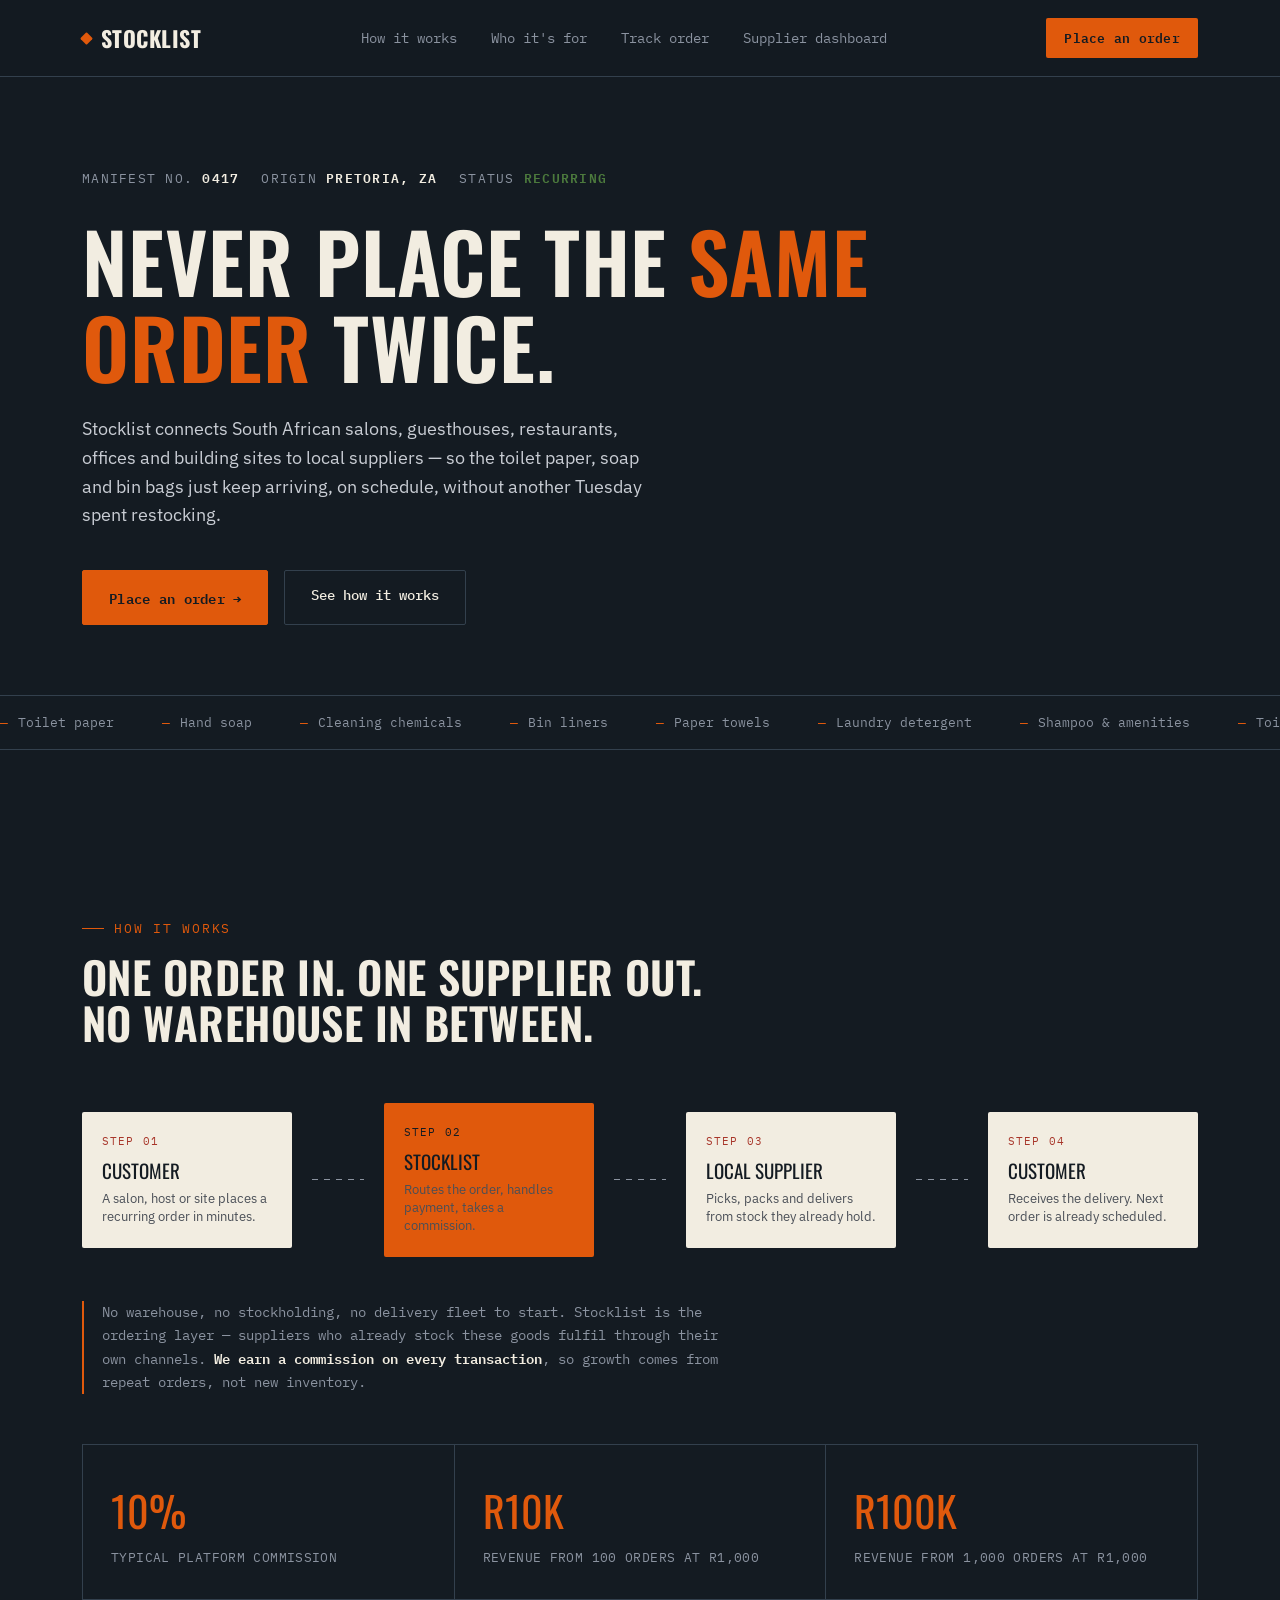
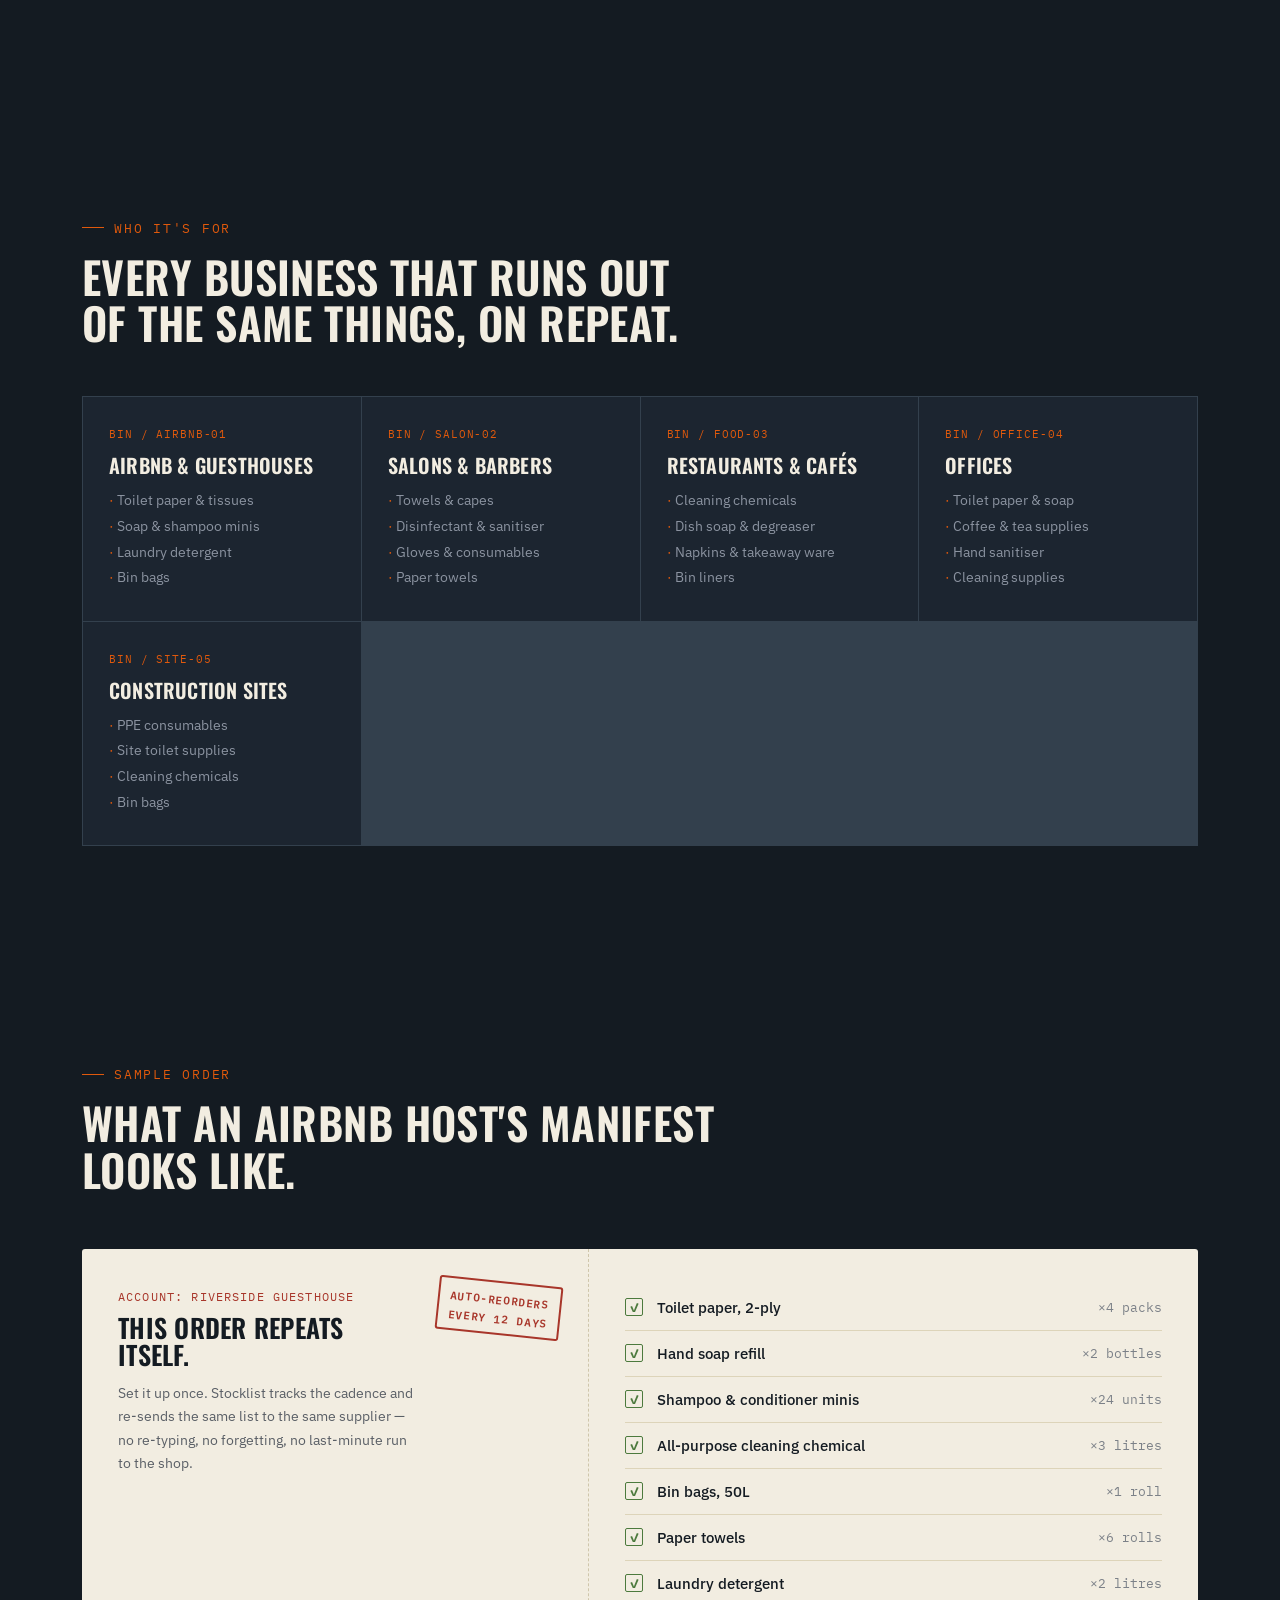
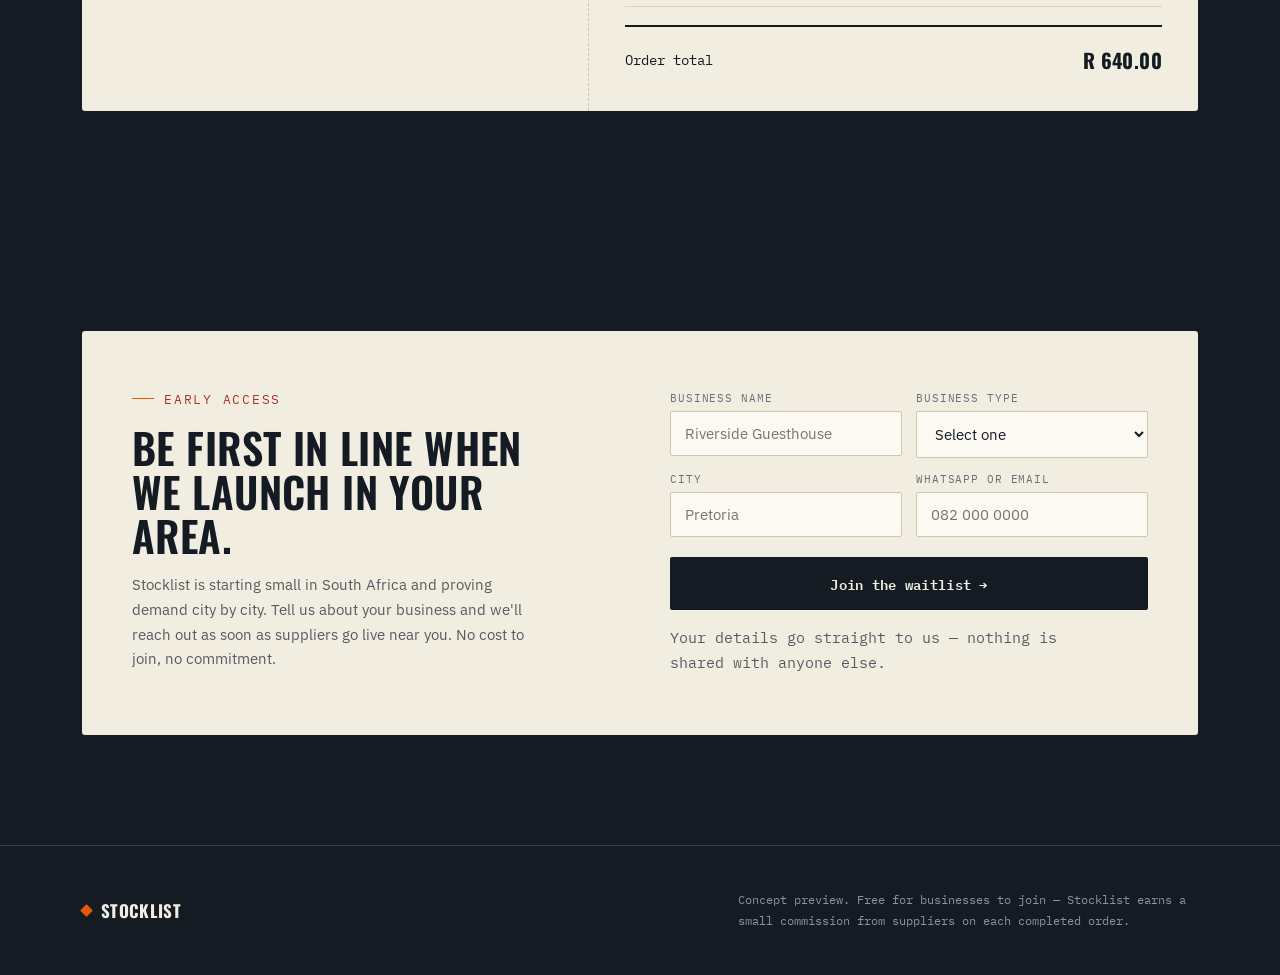
<file: stocklist.html>
<!DOCTYPE html>
<html lang="en">
<head>
<meta charset="UTF-8">
<meta name="viewport" content="width=device-width, initial-scale=1.0">
<title>Stocklist — Never place the same order twice</title>
<link rel="preconnect" href="https://fonts.googleapis.com">
<link href="https://fonts.googleapis.com/css2?family=Oswald:wght@400;500;600;700&family=IBM+Plex+Sans:wght@400;500;600&family=IBM+Plex+Mono:wght@400;500;600&display=swap" rel="stylesheet">
<style>
  :root{
    --ink:#141b22;
    --ink-soft:#1c2530;
    --paper:#f2ede1;
    --paper-dim:#e7e0cf;
    --orange:#e0590c;
    --green:#4c7a3d;
    --stamp-red:#a8362a;
    --muted:#8b93a0;
    --line:#33404d;
    --display: 'Oswald', sans-serif;
    --body: 'IBM Plex Sans', sans-serif;
    --mono: 'IBM Plex Mono', monospace;
  }
  *{box-sizing:border-box; margin:0; padding:0;}
  html{scroll-behavior:smooth;}
  body{
    background:var(--ink);
    color:var(--paper);
    font-family:var(--body);
    -webkit-font-smoothing:antialiased;
    overflow-x:hidden;
  }
  a{color:inherit;}
  @media (prefers-reduced-motion: reduce){
    *{animation-duration:0.01ms !important; animation-iteration-count:1 !important; transition-duration:0.01ms !important; scroll-behavior:auto !important;}
  }

  /* ---------- shared layout ---------- */
  .wrap{max-width:1180px; margin:0 auto; padding:0 32px;}
  section{padding:110px 0;}
  @media (max-width:720px){ section{padding:70px 0;} .wrap{padding:0 20px;} }

  .eyebrow{
    font-family:var(--mono);
    font-size:12.5px;
    letter-spacing:0.14em;
    text-transform:uppercase;
    color:var(--orange);
    display:flex; align-items:center; gap:10px;
    margin-bottom:18px;
  }
  .eyebrow::before{content:""; width:22px; height:1px; background:var(--orange);}

  h1,h2,h3{ font-family:var(--display); font-weight:600; text-transform:uppercase; letter-spacing:0.01em; line-height:1.05;}

  /* ---------- nav ---------- */
  header{
    position:sticky; top:0; z-index:50;
    background:rgba(20,27,34,0.92);
    backdrop-filter:blur(6px);
    border-bottom:1px solid var(--line);
  }
  nav{
    max-width:1180px; margin:0 auto; padding:18px 32px;
    display:flex; align-items:center; justify-content:space-between;
  }
  .brand{
    font-family:var(--display); font-weight:700; font-size:22px; letter-spacing:0.02em;
    text-transform:uppercase; display:flex; align-items:center; gap:10px;
  }
  .brand .dot{width:9px; height:9px; background:var(--orange); display:inline-block; border-radius:1px; transform:rotate(45deg);}
  .navlinks{display:flex; gap:34px; font-size:14px; font-family:var(--mono);}
  .navlinks a{text-decoration:none; color:var(--muted); transition:color .2s;}
  .navlinks a:hover{color:var(--paper);}
  .nav-cta{
    font-family:var(--mono); font-size:13px; text-decoration:none;
    background:var(--orange); color:var(--ink); padding:9px 18px;
    border-radius:2px; font-weight:600; letter-spacing:0.02em;
  }
  @media (max-width:720px){ .navlinks{display:none;} }

  /* ---------- hero ---------- */
  .hero{padding:90px 0 60px; position:relative;}
  .manifest-tag{
    font-family:var(--mono); font-size:12.5px; color:var(--muted);
    letter-spacing:0.1em; margin-bottom:28px; display:flex; gap:22px; flex-wrap:wrap;
  }
  .manifest-tag span b{color:var(--paper); font-weight:600;}
  .hero h1{
    font-size:clamp(40px, 6.4vw, 84px);
    max-width:920px;
    margin-bottom:26px;
  }
  .hero h1 em{ font-style:normal; color:var(--orange); }
  .hero-sub{
    font-size:18px; line-height:1.6; color:#c9cdd4; max-width:560px; margin-bottom:40px;
  }
  .hero-ctas{display:flex; gap:16px; flex-wrap:wrap; margin-bottom:70px;}
  .btn-primary{
    font-family:var(--mono); font-size:14px; text-decoration:none; font-weight:600;
    background:var(--orange); color:var(--ink); padding:15px 26px; border-radius:2px;
    letter-spacing:0.02em; border:1px solid var(--orange); transition:transform .15s ease;
  }
  .btn-primary:hover{transform:translateY(-2px);}
  .btn-ghost{
    font-family:var(--mono); font-size:14px; text-decoration:none; font-weight:500;
    color:var(--paper); padding:15px 26px; border-radius:2px; border:1px solid var(--line);
    transition:border-color .15s ease;
  }
  .btn-ghost:hover{border-color:var(--paper);}

  /* conveyor strip */
  .conveyor{
    border-top:1px solid var(--line); border-bottom:1px solid var(--line);
    padding:18px 0; overflow:hidden; position:relative;
  }
  .conveyor-track{
    display:flex; gap:48px; white-space:nowrap;
    font-family:var(--mono); font-size:13px; color:var(--muted);
    animation: scroll-left 26s linear infinite;
    width:max-content;
  }
  .conveyor-track span{display:flex; align-items:center; gap:10px;}
  .conveyor-track span::before{content:"—"; color:var(--orange);}
  @keyframes scroll-left{ from{transform:translateX(0);} to{transform:translateX(-50%);} }

  /* ---------- how it works ---------- */
  .flow-diagram{
    display:flex; align-items:center; justify-content:space-between;
    margin-top:56px; position:relative; flex-wrap:wrap; gap:20px;
  }
  .flow-node{
    background:var(--paper); color:var(--ink); padding:22px 20px;
    width:210px; border-radius:2px; position:relative; z-index:2;
  }
  .flow-node .fn-label{font-family:var(--mono); font-size:11px; letter-spacing:0.1em; text-transform:uppercase; color:var(--stamp-red); margin-bottom:8px;}
  .flow-node .fn-title{font-family:var(--display); font-size:19px; text-transform:uppercase; margin-bottom:6px;}
  .flow-node .fn-sub{font-size:13px; color:#4a4f57; line-height:1.4;}
  .flow-node.accent{background:var(--orange);}
  .flow-node.accent .fn-label{color:var(--ink);}
  .flow-line{
    flex:1; min-width:36px; height:1px; background:repeating-linear-gradient(to right, var(--muted) 0 6px, transparent 6px 12px);
    position:relative; top:0;
  }
  @media (max-width:900px){
    .flow-diagram{flex-direction:column; align-items:flex-start;}
    .flow-line{width:1px; height:36px; background:repeating-linear-gradient(to bottom, var(--muted) 0 6px, transparent 6px 12px);}
  }
  .commission-note{
    margin-top:44px; font-family:var(--mono); font-size:13.5px; color:var(--muted);
    border-left:2px solid var(--orange); padding-left:18px; max-width:640px; line-height:1.7;
  }
  .commission-note b{color:var(--paper); font-weight:600;}

  /* ---------- industries ---------- */
  .industry-grid{
    display:grid; grid-template-columns:repeat(auto-fit, minmax(250px,1fr));
    gap:1px; background:var(--line); margin-top:50px; border:1px solid var(--line);
  }
  .bin{
    background:var(--ink-soft); padding:30px 26px; transition:background .2s ease;
  }
  .bin:hover{background:#232e39;}
  .bin .bin-sku{font-family:var(--mono); font-size:11px; color:var(--orange); letter-spacing:0.08em; margin-bottom:14px;}
  .bin h3{font-size:20px; margin-bottom:12px;}
  .bin ul{list-style:none; font-size:13.5px; color:var(--muted); line-height:1.9;}
  .bin ul li::before{content:"· "; color:var(--orange);}

  /* ---------- signature: manifest checklist ---------- */
  .manifest-signature{
    margin-top:56px; display:grid; grid-template-columns:1fr 1.2fr; gap:0;
    background:var(--paper); color:var(--ink); border-radius:3px; overflow:hidden;
  }
  @media (max-width:840px){ .manifest-signature{grid-template-columns:1fr;} }
  .manifest-left{
    padding:40px 36px; border-right:1px dashed #cfc6ab; position:relative;
  }
  @media (max-width:840px){ .manifest-left{border-right:none; border-bottom:1px dashed #cfc6ab;} }
  .stamp{
    position:absolute; top:32px; right:28px;
    border:2px solid var(--stamp-red); color:var(--stamp-red);
    font-family:var(--mono); font-weight:600; font-size:11px;
    padding:6px 10px; letter-spacing:0.06em; transform:rotate(6deg);
    border-radius:3px; text-transform:uppercase;
  }
  @media (max-width:520px){ .stamp{position:static; display:inline-block; transform:none; margin-top:16px;} }
  .manifest-left .ml-eyebrow{font-family:var(--mono); font-size:11.5px; letter-spacing:0.1em; text-transform:uppercase; color:var(--stamp-red); margin-bottom:10px;}
  .manifest-left h3{font-size:26px; color:var(--ink); max-width:280px; margin-bottom:14px;}
  .manifest-left p{font-size:14px; color:#5a5f66; line-height:1.65; max-width:300px;}
  .manifest-right{padding:36px;}
  .m-row{
    display:flex; align-items:center; justify-content:space-between;
    padding:13px 0; border-bottom:1px solid #ddd4b9;
    font-family:var(--body); font-size:14.5px;
  }
  .m-row:last-of-type{border-bottom:none;}
  .m-left{display:flex; align-items:center; gap:14px;}
  .m-check{
    width:18px; height:18px; border:1.5px solid var(--green); border-radius:2px;
    display:flex; align-items:center; justify-content:center; flex-shrink:0;
  }
  .m-check::after{content:"✓"; color:var(--green); font-size:12px; font-weight:700;}
  .m-name{color:var(--ink); font-weight:500;}
  .m-qty{font-family:var(--mono); font-size:12.5px; color:#7c8188;}
  .m-total{
    display:flex; justify-content:space-between; align-items:center;
    margin-top:18px; padding-top:18px; border-top:2px solid var(--ink);
    font-family:var(--mono); font-size:14px;
  }
  .m-total b{font-family:var(--display); font-size:20px; letter-spacing:0.02em;}

  /* ---------- proof / numbers ---------- */
  .numbers{
    display:grid; grid-template-columns:repeat(3,1fr); gap:1px;
    background:var(--line); border:1px solid var(--line); margin-top:50px;
  }
  @media (max-width:700px){ .numbers{grid-template-columns:1fr;} }
  .num-cell{background:var(--ink); padding:34px 28px;}
  .num-cell .n-val{font-family:var(--display); font-size:42px; color:var(--orange);}
  .num-cell .n-label{font-family:var(--mono); font-size:12.5px; color:var(--muted); margin-top:8px; letter-spacing:0.03em;}

  /* ---------- CTA / waitlist ---------- */
  .cta-section{
    background:var(--paper); color:var(--ink); border-radius:3px; padding:60px 50px;
    margin-top:0; position:relative; overflow:hidden;
  }
  @media (max-width:640px){ .cta-section{padding:40px 26px;} }
  .cta-grid{display:grid; grid-template-columns:1fr 1fr; gap:60px; align-items:flex-start;}
  @media (max-width:840px){ .cta-grid{grid-template-columns:1fr; gap:30px;} }
  .cta-section h2{font-size:clamp(28px,4vw,42px); color:var(--ink); max-width:420px; margin-bottom:16px;}
  .cta-section p{color:#565b62; font-size:15px; line-height:1.65; max-width:400px;}
  form{display:flex; flex-direction:column; gap:14px;}
  .field-row{display:grid; grid-template-columns:1fr 1fr; gap:14px;}
  @media (max-width:520px){ .field-row{grid-template-columns:1fr;} }
  label{font-family:var(--mono); font-size:11px; text-transform:uppercase; letter-spacing:0.08em; color:#6a6f76; margin-bottom:6px; display:block;}
  input, select{
    width:100%; padding:12px 14px; border:1px solid #cfc6ab; border-radius:2px;
    background:#fbf9f2; font-family:var(--body); font-size:14.5px; color:var(--ink);
  }
  input:focus, select:focus{outline:2px solid var(--orange); outline-offset:1px; border-color:var(--orange);}
  .submit-btn{
    margin-top:6px; font-family:var(--mono); font-weight:600; font-size:14px;
    background:var(--ink); color:var(--paper); border:none; padding:15px 24px;
    border-radius:2px; cursor:pointer; letter-spacing:0.02em; transition:background .15s;
  }
  .submit-btn:hover{background:var(--ink-soft);}
  .form-note{font-family:var(--mono); font-size:11.5px; color:#8a8f96; margin-top:2px;}
  .success-msg{
    display:none; background:#e9f0e4; border:1px solid var(--green); color:#2f4d26;
    padding:18px 20px; border-radius:2px; font-size:14px; line-height:1.6;
  }
  .success-msg b{font-family:var(--display); text-transform:uppercase; letter-spacing:0.02em;}

  /* ---------- footer ---------- */
  footer{border-top:1px solid var(--line); padding:44px 0; }
  .footer-inner{display:flex; justify-content:space-between; align-items:center; flex-wrap:wrap; gap:16px;}
  footer .brand{font-size:17px;}
  footer p{font-family:var(--mono); font-size:12px; color:var(--muted); max-width:460px; line-height:1.7;}

  /* fade-in on scroll */
  .reveal{opacity:0; transform:translateY(18px); transition:opacity .6s ease, transform .6s ease;}
  .reveal.in{opacity:1; transform:translateY(0);}
</style>
</head>
<body>

<header>
  <nav>
    <div class="brand"><span class="dot"></span>Stocklist</div>
    <div class="navlinks">
      <a href="#how">How it works</a>
      <a href="#industries">Who it's for</a>
      <a href="track.html">Track order</a>
      <a href="supplier.html">Supplier dashboard</a>
    </div>
    <a class="nav-cta" href="order.html">Place an order</a>
  </nav>
</header>

<section class="hero">
  <div class="wrap">
    <div class="manifest-tag">
      <span>MANIFEST NO. <b>0417</b></span>
      <span>ORIGIN <b>PRETORIA, ZA</b></span>
      <span>STATUS <b style="color:var(--green)">RECURRING</b></span>
    </div>
    <h1>Never place the <em>same order</em> twice.</h1>
    <p class="hero-sub">Stocklist connects South African salons, guesthouses, restaurants, offices and building sites to local suppliers — so the toilet paper, soap and bin bags just keep arriving, on schedule, without another Tuesday spent restocking.</p>
    <div class="hero-ctas">
      <a class="btn-primary" href="order.html">Place an order →</a>
      <a class="btn-ghost" href="#how">See how it works</a>
    </div>
  </div>
  <div class="conveyor">
    <div class="conveyor-track" id="conveyorTrack">
      <span>Toilet paper</span><span>Hand soap</span><span>Cleaning chemicals</span><span>Bin liners</span><span>Paper towels</span><span>Laundry detergent</span><span>Shampoo & amenities</span>
      <span>Toilet paper</span><span>Hand soap</span><span>Cleaning chemicals</span><span>Bin liners</span><span>Paper towels</span><span>Laundry detergent</span><span>Shampoo & amenities</span>
    </div>
  </div>
</section>

<section id="how">
  <div class="wrap reveal">
    <div class="eyebrow">How it works</div>
    <h2 style="font-size:clamp(28px,4vw,44px); max-width:640px;">One order in. One supplier out. No warehouse in between.</h2>
    <div class="flow-diagram">
      <div class="flow-node">
        <div class="fn-label">Step 01</div>
        <div class="fn-title">Customer</div>
        <div class="fn-sub">A salon, host or site places a recurring order in minutes.</div>
      </div>
      <div class="flow-line"></div>
      <div class="flow-node accent">
        <div class="fn-label">Step 02</div>
        <div class="fn-title">Stocklist</div>
        <div class="fn-sub">Routes the order, handles payment, takes a commission.</div>
      </div>
      <div class="flow-line"></div>
      <div class="flow-node">
        <div class="fn-label">Step 03</div>
        <div class="fn-title">Local supplier</div>
        <div class="fn-sub">Picks, packs and delivers from stock they already hold.</div>
      </div>
      <div class="flow-line"></div>
      <div class="flow-node">
        <div class="fn-label">Step 04</div>
        <div class="fn-title">Customer</div>
        <div class="fn-sub">Receives the delivery. Next order is already scheduled.</div>
      </div>
    </div>
    <p class="commission-note">No warehouse, no stockholding, no delivery fleet to start. Stocklist is the ordering layer — suppliers who already stock these goods fulfil through their own channels. <b>We earn a commission on every transaction</b>, so growth comes from repeat orders, not new inventory.</p>

    <div class="numbers">
      <div class="num-cell"><div class="n-val">10%</div><div class="n-label">TYPICAL PLATFORM COMMISSION</div></div>
      <div class="num-cell"><div class="n-val">R10K</div><div class="n-label">REVENUE FROM 100 ORDERS AT R1,000</div></div>
      <div class="num-cell"><div class="n-val">R100K</div><div class="n-label">REVENUE FROM 1,000 ORDERS AT R1,000</div></div>
    </div>
  </div>
</section>

<section id="industries">
  <div class="wrap reveal">
    <div class="eyebrow">Who it's for</div>
    <h2 style="font-size:clamp(28px,4vw,44px); max-width:640px;">Every business that runs out of the same things, on repeat.</h2>
    <div class="industry-grid">
      <div class="bin">
        <div class="bin-sku">BIN / AIRBNB-01</div>
        <h3>Airbnb & guesthouses</h3>
        <ul><li>Toilet paper & tissues</li><li>Soap & shampoo minis</li><li>Laundry detergent</li><li>Bin bags</li></ul>
      </div>
      <div class="bin">
        <div class="bin-sku">BIN / SALON-02</div>
        <h3>Salons & barbers</h3>
        <ul><li>Towels & capes</li><li>Disinfectant & sanitiser</li><li>Gloves & consumables</li><li>Paper towels</li></ul>
      </div>
      <div class="bin">
        <div class="bin-sku">BIN / FOOD-03</div>
        <h3>Restaurants & cafés</h3>
        <ul><li>Cleaning chemicals</li><li>Dish soap & degreaser</li><li>Napkins & takeaway ware</li><li>Bin liners</li></ul>
      </div>
      <div class="bin">
        <div class="bin-sku">BIN / OFFICE-04</div>
        <h3>Offices</h3>
        <ul><li>Toilet paper & soap</li><li>Coffee & tea supplies</li><li>Hand sanitiser</li><li>Cleaning supplies</li></ul>
      </div>
      <div class="bin">
        <div class="bin-sku">BIN / SITE-05</div>
        <h3>Construction sites</h3>
        <ul><li>PPE consumables</li><li>Site toilet supplies</li><li>Cleaning chemicals</li><li>Bin bags</li></ul>
      </div>
    </div>
  </div>
</section>

<section id="manifest">
  <div class="wrap reveal">
    <div class="eyebrow">Sample order</div>
    <h2 style="font-size:clamp(28px,4vw,44px); max-width:640px;">What an Airbnb host's manifest looks like.</h2>
    <div class="manifest-signature">
      <div class="manifest-left">
        <div class="stamp">Auto-reorders<br>every 12 days</div>
        <div class="ml-eyebrow">Account: Riverside Guesthouse</div>
        <h3>This order repeats itself.</h3>
        <p>Set it up once. Stocklist tracks the cadence and re-sends the same list to the same supplier — no re-typing, no forgetting, no last-minute run to the shop.</p>
      </div>
      <div class="manifest-right">
        <div class="m-row"><div class="m-left"><div class="m-check"></div><div class="m-name">Toilet paper, 2-ply</div></div><div class="m-qty">×4 packs</div></div>
        <div class="m-row"><div class="m-left"><div class="m-check"></div><div class="m-name">Hand soap refill</div></div><div class="m-qty">×2 bottles</div></div>
        <div class="m-row"><div class="m-left"><div class="m-check"></div><div class="m-name">Shampoo & conditioner minis</div></div><div class="m-qty">×24 units</div></div>
        <div class="m-row"><div class="m-left"><div class="m-check"></div><div class="m-name">All-purpose cleaning chemical</div></div><div class="m-qty">×3 litres</div></div>
        <div class="m-row"><div class="m-left"><div class="m-check"></div><div class="m-name">Bin bags, 50L</div></div><div class="m-qty">×1 roll</div></div>
        <div class="m-row"><div class="m-left"><div class="m-check"></div><div class="m-name">Paper towels</div></div><div class="m-qty">×6 rolls</div></div>
        <div class="m-row"><div class="m-left"><div class="m-check"></div><div class="m-name">Laundry detergent</div></div><div class="m-qty">×2 litres</div></div>
        <div class="m-total"><span>Order total</span><b>R 640.00</b></div>
      </div>
    </div>
  </div>
</section>

<section id="join">
  <div class="wrap reveal">
    <div class="cta-section">
      <div class="cta-grid">
        <div>
          <div class="eyebrow" style="color:var(--stamp-red);">Early access</div>
          <h2>Be first in line when we launch in your area.</h2>
          <p>Stocklist is starting small in South Africa and proving demand city by city. Tell us about your business and we'll reach out as soon as suppliers go live near you. No cost to join, no commitment.</p>
        </div>
        <div>
          <form id="waitlistForm" action="https://formspree.io/f/xnpazzyg" method="POST">
            <div class="field-row">
              <div>
                <label for="bizname">Business name</label>
                <input id="bizname" name="business_name" type="text" placeholder="Riverside Guesthouse" required>
              </div>
              <div>
                <label for="biztype">Business type</label>
                <select id="biztype" name="business_type" required>
                  <option value="" disabled selected>Select one</option>
                  <option>Airbnb / guesthouse</option>
                  <option>Salon / barber</option>
                  <option>Restaurant / café</option>
                  <option>Office</option>
                  <option>Construction site</option>
                  <option>Other</option>
                </select>
              </div>
            </div>
            <div class="field-row">
              <div>
                <label for="city">City</label>
                <input id="city" name="city" type="text" placeholder="Pretoria" required>
              </div>
              <div>
                <label for="contact">WhatsApp or email</label>
                <input id="contact" name="contact" type="text" placeholder="082 000 0000" required>
              </div>
            </div>
            <button type="submit" class="submit-btn" id="submitBtn">Join the waitlist →</button>
            <p class="form-note" id="formNote">Your details go straight to us — nothing is shared with anyone else.</p>
          </form>
          <div class="success-msg" id="successMsg">
            <b>You're on the list.</b><br>Thanks — we'll be in touch as soon as suppliers are live in your area.
          </div>
          <div class="success-msg" id="errorMsg" style="border-color:var(--stamp-red); background:#f3e4e1; color:#6b2119; display:none;">
            <b>Something went wrong.</b><br>Please try again, or reach us directly via WhatsApp.
          </div>
        </div>
      </div>
    </div>
  </div>
</section>

<footer>
  <div class="wrap footer-inner">
    <div class="brand"><span class="dot"></span>Stocklist</div>
    <p>Concept preview. Free for businesses to join — Stocklist earns a small commission from suppliers on each completed order.</p>
  </div>
</footer>

<script>
  // reveal on scroll
  const revealEls = document.querySelectorAll('.reveal');
  const io = new IntersectionObserver((entries)=>{
    entries.forEach(e=>{ if(e.isIntersecting){ e.target.classList.add('in'); io.unobserve(e.target); } });
  }, {threshold:0.12});
  revealEls.forEach(el=>io.observe(el));

  // waitlist form — submits to Formspree
  const form = document.getElementById('waitlistForm');
  const success = document.getElementById('successMsg');
  const errorMsg = document.getElementById('errorMsg');
  const submitBtn = document.getElementById('submitBtn');

  form.addEventListener('submit', async function(e){
    e.preventDefault();
    errorMsg.style.display = 'none';
    submitBtn.disabled = true;
    submitBtn.textContent = 'Sending…';

    try{
      const response = await fetch(form.action, {
        method: 'POST',
        body: new FormData(form),
        headers: { 'Accept': 'application/json' }
      });

      if(response.ok){
        form.style.display = 'none';
        success.style.display = 'block';
      } else {
        throw new Error('Submission failed');
      }
    } catch(err){
      errorMsg.style.display = 'block';
      submitBtn.disabled = false;
      submitBtn.textContent = 'Join the waitlist →';
    }
  });
</script>

</body>
</html>
</file>
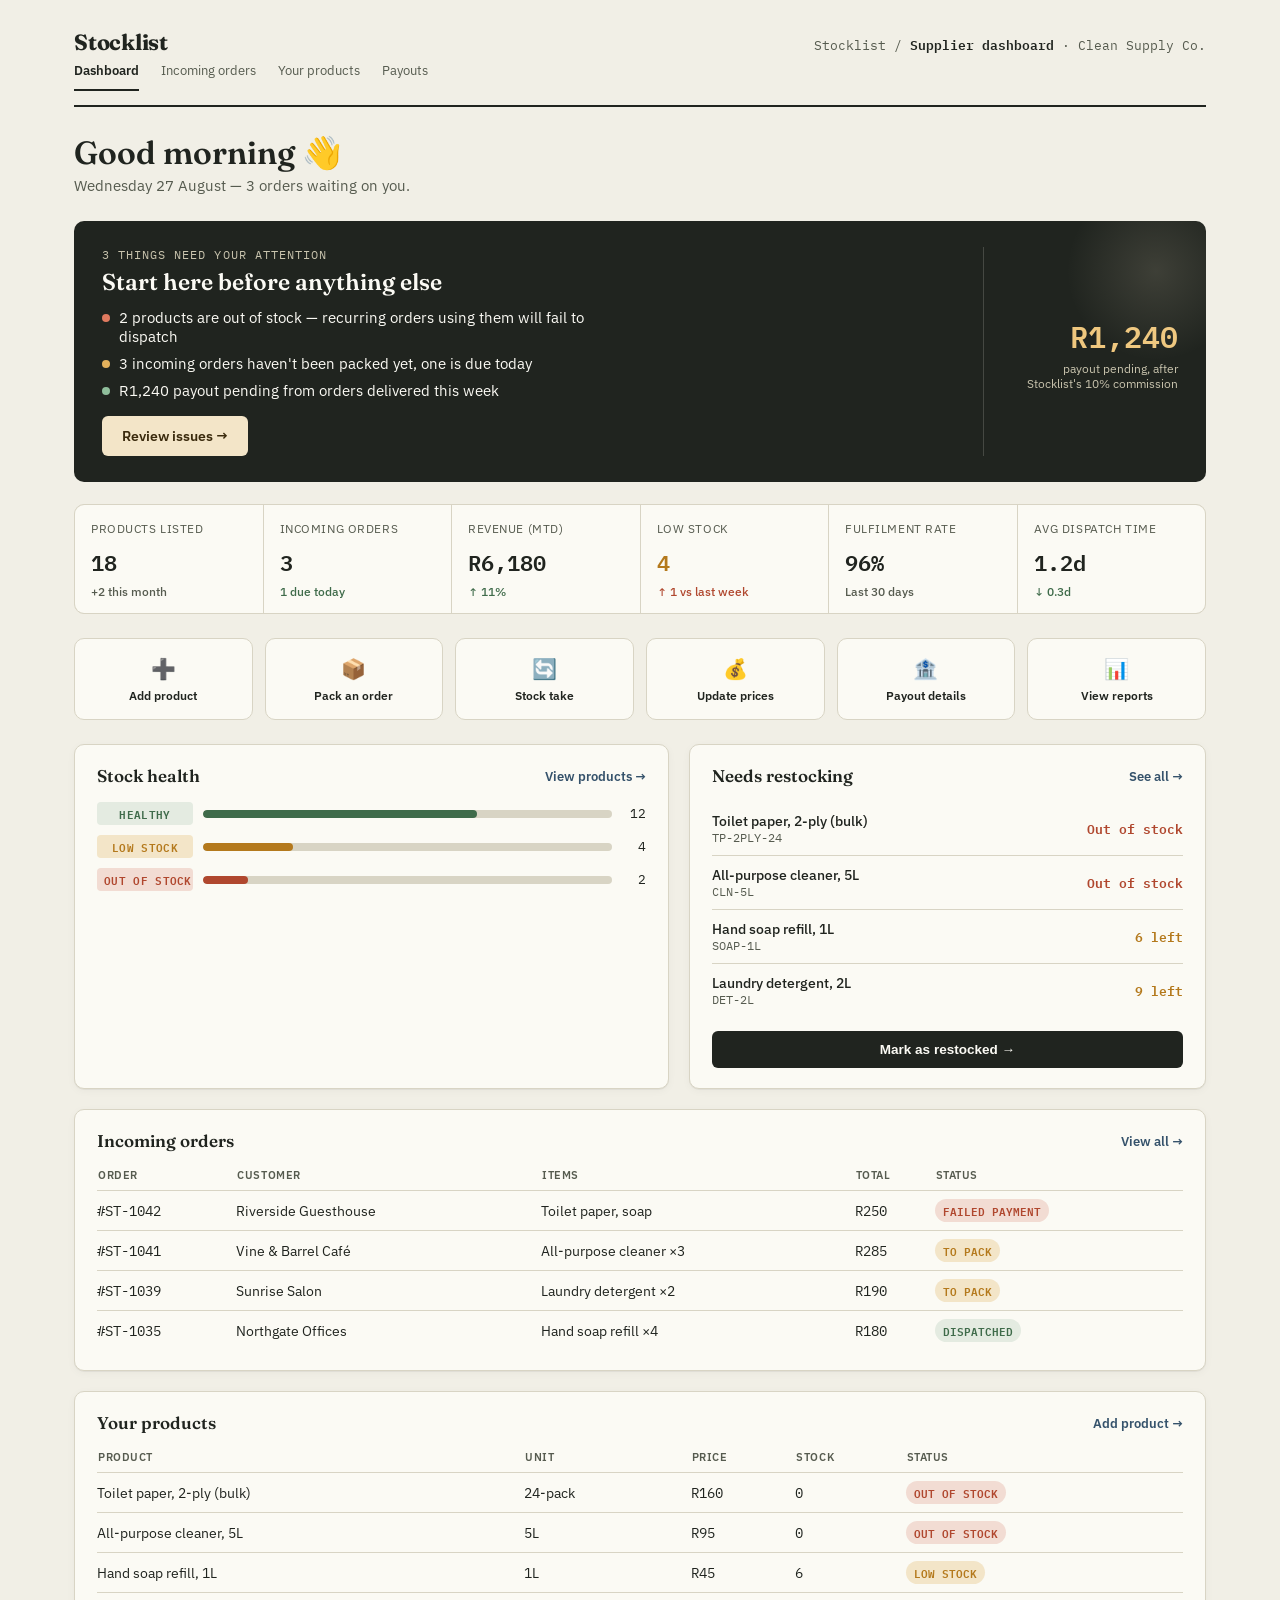
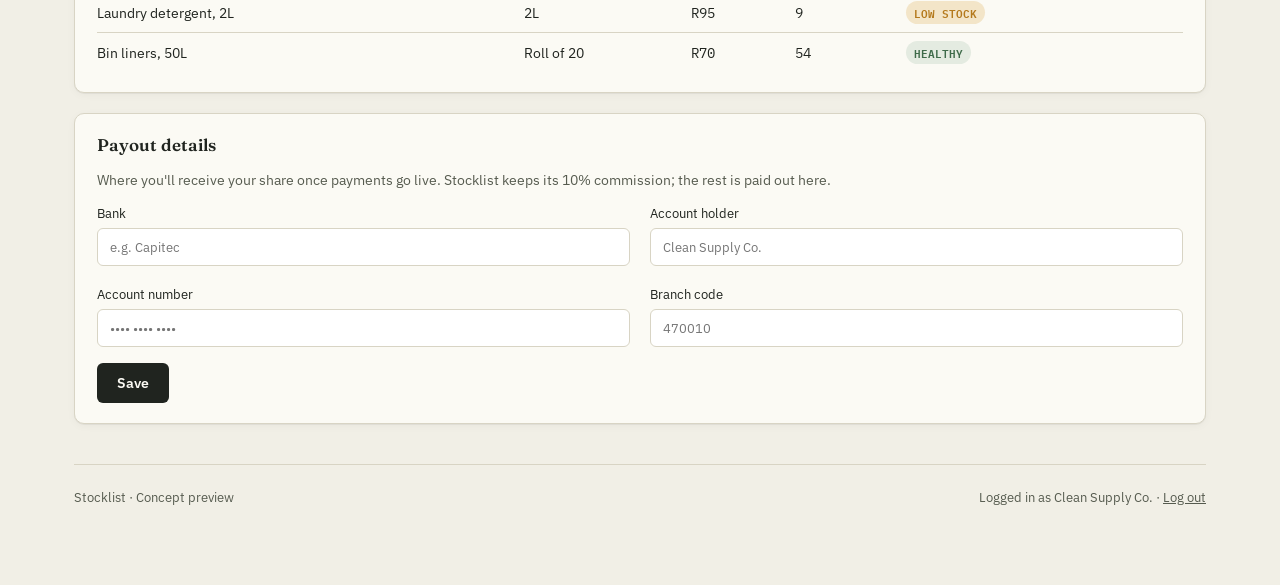
<file: supplier-dashboard.html>
<!DOCTYPE html>
<html lang="en">
<head>
<meta charset="UTF-8">
<meta name="viewport" content="width=device-width, initial-scale=1.0">
<title>Supplier dashboard — Stocklist</title>
<link rel="stylesheet" href="style.css">
</head>
<body>
<div class="wrap">

  <div class="topbar">
    <div>
      <a class="brand" href="index.html">Stocklist</a>
      <div class="nav-tabs">
        <a class="active" href="supplier-dashboard.html">Dashboard</a>
        <a href="supplier-dashboard.html#orders">Incoming orders</a>
        <a href="supplier-dashboard.html#products">Your products</a>
        <a href="supplier-dashboard.html#payouts">Payouts</a>
      </div>
    </div>
    <div class="crumb">Stocklist / <b>Supplier dashboard</b> · Clean Supply Co.</div>
  </div>

  <h1 style="font-weight:600;font-size:32px;margin:0 0 4px;">Good morning 👋</h1>
  <p style="color:var(--ink-soft);font-size:14.5px;margin:0 0 26px;">Wednesday 27 August — 3 orders waiting on you.</p>

  <!-- ATTENTION HERO -->
  <div class="attention">
    <div class="attention-left">
      <div class="attention-eyebrow">3 things need your attention</div>
      <h2>Start here before anything else</h2>
      <ul class="attention-items">
        <li><span class="dot clay"></span> 2 products are out of stock — recurring orders using them will fail to dispatch</li>
        <li><span class="dot amber"></span> 3 incoming orders haven't been packed yet, one is due today</li>
        <li><span class="dot green"></span> R1,240 payout pending from orders delivered this week</li>
      </ul>
      <button class="btn btn-ghost" style="border:none;">Review issues →</button>
    </div>
    <div class="attention-right">
      <div class="big">R1,240</div>
      <div class="lbl">payout pending, after Stocklist's 10% commission</div>
    </div>
  </div>

  <!-- KPI STRIP -->
  <div class="kpi-row">
    <div class="kpi"><div class="lbl">Products listed</div><div class="val">18</div><div class="delta flat">+2 this month</div></div>
    <div class="kpi"><div class="lbl">Incoming orders</div><div class="val">3</div><div class="delta up">1 due today</div></div>
    <div class="kpi"><div class="lbl">Revenue (mtd)</div><div class="val">R6,180</div><div class="delta up">↑ 11%</div></div>
    <div class="kpi"><div class="lbl">Low stock</div><div class="val" style="color:var(--amber)">4</div><div class="delta down">↑ 1 vs last week</div></div>
    <div class="kpi"><div class="lbl">Fulfilment rate</div><div class="val">96%</div><div class="delta flat">Last 30 days</div></div>
    <div class="kpi"><div class="lbl">Avg dispatch time</div><div class="val">1.2d</div><div class="delta up">↓ 0.3d</div></div>
  </div>

  <!-- QUICK ACTIONS -->
  <div class="qa-row">
    <a class="qa" href="#products"><div class="ic">➕</div><div class="lbl">Add product</div></a>
    <a class="qa" href="#orders"><div class="ic">📦</div><div class="lbl">Pack an order</div></a>
    <a class="qa" href="#"><div class="ic">🔄</div><div class="lbl">Stock take</div></a>
    <a class="qa" href="#"><div class="ic">💰</div><div class="lbl">Update prices</div></a>
    <a class="qa" href="#payouts"><div class="ic">🏦</div><div class="lbl">Payout details</div></a>
    <a class="qa" href="#"><div class="ic">📊</div><div class="lbl">View reports</div></a>
  </div>

  <div class="grid2">
    <div class="card">
      <div class="card-head"><h3>Stock health</h3><a href="#products">View products →</a></div>
      <div class="health-bars">
        <div class="health-row"><span class="stamp healthy">HEALTHY</span><div class="track"><div class="fill healthy" style="width:67%"></div></div><span class="count">12</span></div>
        <div class="health-row"><span class="stamp low">LOW STOCK</span><div class="track"><div class="fill low" style="width:22%"></div></div><span class="count">4</span></div>
        <div class="health-row"><span class="stamp out">OUT OF STOCK</span><div class="track"><div class="fill out" style="width:11%"></div></div><span class="count">2</span></div>
      </div>
    </div>

    <div class="card">
      <div class="card-head"><h3>Needs restocking</h3><a href="#products">See all →</a></div>
      <div class="alert-list">
        <div class="alert-item"><div><div class="name">Toilet paper, 2-ply (bulk)</div><div class="sku">TP-2PLY-24</div></div><div class="qty">Out of stock</div></div>
        <div class="alert-item"><div><div class="name">All-purpose cleaner, 5L</div><div class="sku">CLN-5L</div></div><div class="qty">Out of stock</div></div>
        <div class="alert-item"><div><div class="name">Hand soap refill, 1L</div><div class="sku">SOAP-1L</div></div><div class="qty warn">6 left</div></div>
        <div class="alert-item"><div><div class="name">Laundry detergent, 2L</div><div class="sku">DET-2L</div></div><div class="qty warn">9 left</div></div>
      </div>
      <button class="block-btn">Mark as restocked →</button>
    </div>
  </div>

  <div id="orders" class="card" style="margin-bottom:20px;">
    <div class="card-head"><h3>Incoming orders</h3><a href="#">View all →</a></div>
    <table>
      <tr><th>Order</th><th>Customer</th><th>Items</th><th>Total</th><th>Status</th></tr>
      <tr><td class="mono">#ST-1042</td><td>Riverside Guesthouse</td><td>Toilet paper, soap</td><td class="mono">R250</td><td><span class="pill bad">FAILED PAYMENT</span></td></tr>
      <tr><td class="mono">#ST-1041</td><td>Vine &amp; Barrel Café</td><td>All-purpose cleaner ×3</td><td class="mono">R285</td><td><span class="pill warn">TO PACK</span></td></tr>
      <tr><td class="mono">#ST-1039</td><td>Sunrise Salon</td><td>Laundry detergent ×2</td><td class="mono">R190</td><td><span class="pill warn">TO PACK</span></td></tr>
      <tr><td class="mono">#ST-1035</td><td>Northgate Offices</td><td>Hand soap refill ×4</td><td class="mono">R180</td><td><span class="pill active">DISPATCHED</span></td></tr>
    </table>
  </div>

  <div id="products" class="card" style="margin-bottom:20px;">
    <div class="card-head"><h3>Your products</h3><a href="#">Add product →</a></div>
    <table>
      <tr><th>Product</th><th>Unit</th><th>Price</th><th>Stock</th><th>Status</th></tr>
      <tr><td>Toilet paper, 2-ply (bulk)</td><td>24-pack</td><td class="mono">R160</td><td class="mono">0</td><td><span class="pill bad">OUT OF STOCK</span></td></tr>
      <tr><td>All-purpose cleaner, 5L</td><td>5L</td><td class="mono">R95</td><td class="mono">0</td><td><span class="pill bad">OUT OF STOCK</span></td></tr>
      <tr><td>Hand soap refill, 1L</td><td>1L</td><td class="mono">R45</td><td class="mono">6</td><td><span class="pill warn">LOW STOCK</span></td></tr>
      <tr><td>Laundry detergent, 2L</td><td>2L</td><td class="mono">R95</td><td class="mono">9</td><td><span class="pill warn">LOW STOCK</span></td></tr>
      <tr><td>Bin liners, 50L</td><td>Roll of 20</td><td class="mono">R70</td><td class="mono">54</td><td><span class="pill active">HEALTHY</span></td></tr>
    </table>
  </div>

  <div id="payouts" class="card">
    <div class="card-head"><h3>Payout details</h3></div>
    <p style="font-size:13.5px;color:var(--ink-soft);margin:0 0 16px;">Where you'll receive your share once payments go live. Stocklist keeps its 10% commission; the rest is paid out here.</p>
    <div class="grid3">
      <label style="font-size:13px;">Bank
        <input type="text" placeholder="e.g. Capitec" style="width:100%;margin-top:6px;padding:9px 12px;border:1px solid var(--line);border-radius:6px;font-family:'IBM Plex Sans';">
      </label>
      <label style="font-size:13px;">Account holder
        <input type="text" placeholder="Clean Supply Co." style="width:100%;margin-top:6px;padding:9px 12px;border:1px solid var(--line);border-radius:6px;font-family:'IBM Plex Sans';">
      </label>
      <label style="font-size:13px;">Account number
        <input type="text" placeholder="•••• •••• ••••" style="width:100%;margin-top:6px;padding:9px 12px;border:1px solid var(--line);border-radius:6px;font-family:'IBM Plex Sans';">
      </label>
      <label style="font-size:13px;">Branch code
        <input type="text" placeholder="470010" style="width:100%;margin-top:6px;padding:9px 12px;border:1px solid var(--line);border-radius:6px;font-family:'IBM Plex Sans';">
      </label>
    </div>
    <button class="btn btn-primary" style="margin-top:16px;">Save</button>
  </div>

  <footer>
    <span>Stocklist · Concept preview</span>
    <span>Logged in as Clean Supply Co. · <a href="login.html">Log out</a></span>
  </footer>

</div>
</body>
</html>
</file>
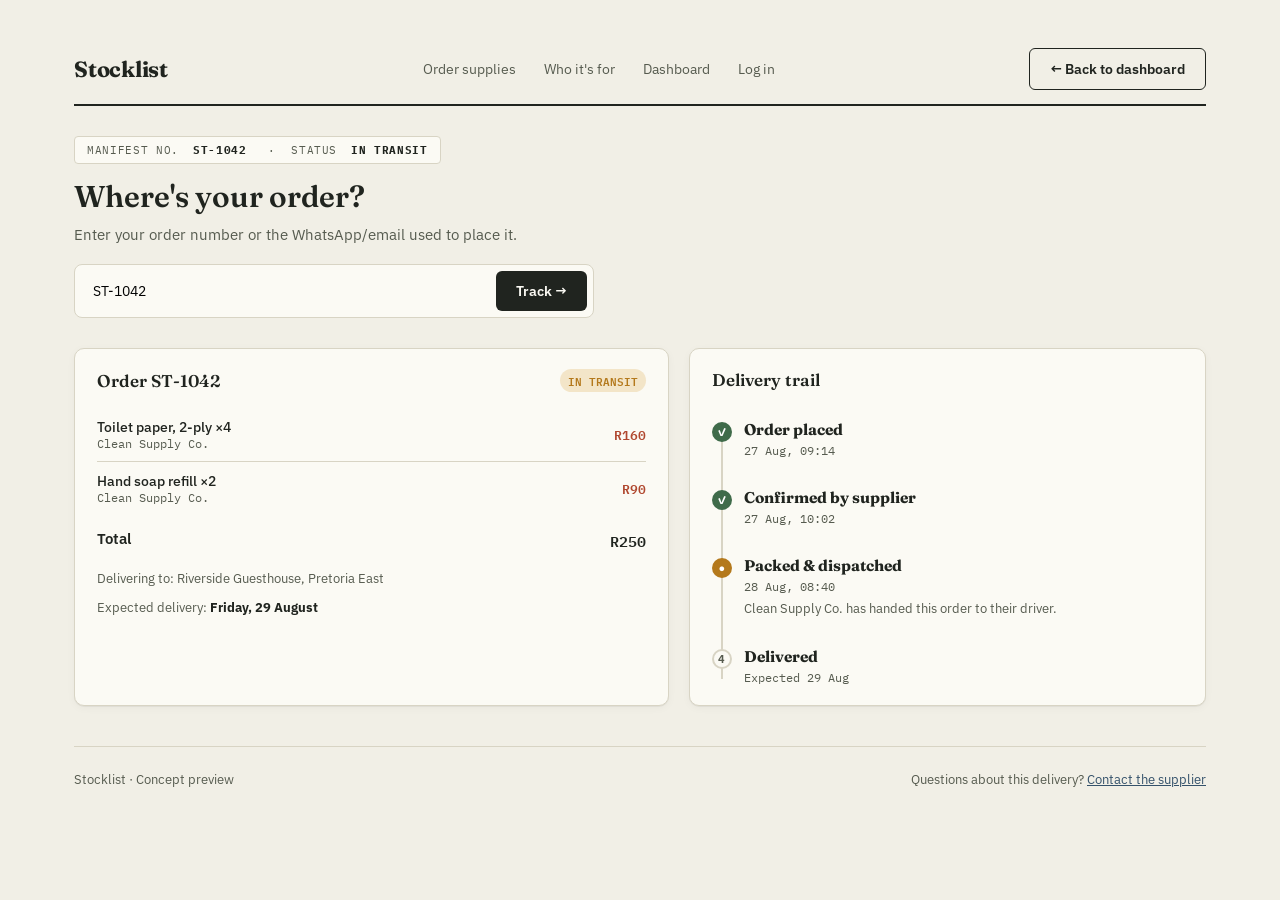
<file: track.html>
<!DOCTYPE html>
<html lang="en">
<head>
<meta charset="UTF-8">
<meta name="viewport" content="width=device-width, initial-scale=1.0">
<title>Track order — Stocklist</title>
<link rel="stylesheet" href="style.css">
<style>
  .track-hero{padding:10px 0 30px;}
  .track-search{
    display:flex;gap:10px;background:var(--paper-raised);border:1px solid var(--line);
    border-radius:8px;padding:6px;max-width:520px;
  }
  .track-search input{flex:1;border:none;background:none;outline:none;padding:10px 12px;font-size:14px;font-family:'IBM Plex Sans';}

  .trail{position:relative;padding-left:32px;margin-top:30px;}
  .trail::before{content:"";position:absolute;left:9px;top:6px;bottom:6px;width:2px;background:var(--line);}
  .trail-step{position:relative;padding-bottom:30px;}
  .trail-step:last-child{padding-bottom:0;}
  .trail-dot{
    position:absolute;left:-32px;top:2px;width:20px;height:20px;border-radius:50%;
    display:flex;align-items:center;justify-content:center;font-size:11px;font-weight:700;
    background:var(--paper-raised);border:2px solid var(--line);color:var(--ink-soft);
  }
  .trail-step.done .trail-dot{background:var(--green);border-color:var(--green);color:#fff;}
  .trail-step.current .trail-dot{background:var(--amber);border-color:var(--amber);color:#fff;}
  .trail-step h4{margin:0 0 4px;font-family:'Fraunces',serif;font-size:15.5px;}
  .trail-step .time{font-size:12px;color:var(--ink-soft);font-family:'IBM Plex Mono',monospace;}
  .trail-step p{margin:6px 0 0;font-size:13px;color:var(--ink-soft);}
</style>
</head>
<body>
<div class="wrap">

  <nav class="site-nav" style="border-bottom:2px solid var(--ink);padding-bottom:14px;margin-bottom:20px;">
    <a class="brand" href="index.html">Stocklist</a>
    <div class="links">
      <a href="catalogue.html">Order supplies</a>
      <a href="index.html#industries">Who it's for</a>
      <a href="dashboard.html">Dashboard</a>
      <a href="login.html">Log in</a>
    </div>
    <a class="btn btn-secondary" href="dashboard.html">← Back to dashboard</a>
  </nav>

  <div class="track-hero">
    <div class="stamp-tag" style="margin-bottom:14px;">MANIFEST NO. <b>ST-1042</b> &nbsp;·&nbsp; STATUS <b>IN TRANSIT</b></div>
    <h1 style="font-size:30px;font-weight:600;margin:0 0 10px;">Where's your order?</h1>
    <p style="color:var(--ink-soft);font-size:14.5px;margin:0 0 20px;">Enter your order number or the WhatsApp/email used to place it.</p>
    <div class="track-search">
      <input type="text" placeholder="Order number, e.g. ST-1042" value="ST-1042">
      <button class="btn btn-primary">Track →</button>
    </div>
  </div>

  <div class="grid2">
    <div class="card">
      <div class="card-head"><h3>Order ST-1042</h3><span class="pill warn">IN TRANSIT</span></div>
      <div class="alert-list">
        <div class="alert-item"><div><div class="name">Toilet paper, 2-ply ×4</div><div class="sku">Clean Supply Co.</div></div><div class="qty">R160</div></div>
        <div class="alert-item"><div><div class="name">Hand soap refill ×2</div><div class="sku">Clean Supply Co.</div></div><div class="qty">R90</div></div>
      </div>
      <div style="display:flex;justify-content:space-between;font-weight:600;padding-top:14px;font-size:15px;">
        <span>Total</span><span class="mono">R250</span>
      </div>
      <p style="font-size:12.5px;color:var(--ink-soft);margin-top:16px;">Delivering to: Riverside Guesthouse, Pretoria East</p>
      <p style="font-size:12.5px;color:var(--ink-soft);margin-top:4px;">Expected delivery: <b style="color:var(--ink);">Friday, 29 August</b></p>
    </div>

    <div class="card">
      <div class="card-head"><h3>Delivery trail</h3></div>
      <div class="trail">
        <div class="trail-step done">
          <div class="trail-dot">✓</div>
          <h4>Order placed</h4>
          <div class="time">27 Aug, 09:14</div>
        </div>
        <div class="trail-step done">
          <div class="trail-dot">✓</div>
          <h4>Confirmed by supplier</h4>
          <div class="time">27 Aug, 10:02</div>
        </div>
        <div class="trail-step current">
          <div class="trail-dot">●</div>
          <h4>Packed &amp; dispatched</h4>
          <div class="time">28 Aug, 08:40</div>
          <p>Clean Supply Co. has handed this order to their driver.</p>
        </div>
        <div class="trail-step">
          <div class="trail-dot">4</div>
          <h4>Delivered</h4>
          <div class="time">Expected 29 Aug</div>
        </div>
      </div>
    </div>
  </div>

  <footer>
    <span>Stocklist · Concept preview</span>
    <span>Questions about this delivery? <a href="#" style="color:var(--slate);">Contact the supplier</a></span>
  </footer>

</div>
</body>
</html>
</file>
<file: style.css>
/* ============================================================
   STOCKLIST — shared design system
   "Freight manifest / stockroom ledger" visual language
   ============================================================ */

@import url('https://fonts.googleapis.com/css2?family=Fraunces:opsz,wght@9..144,500;9..144,600;9..144,700&family=IBM+Plex+Sans:wght@400;500;600&family=IBM+Plex+Mono:wght@400;500;600&display=swap');

:root{
  --paper: #F1EFE6;
  --paper-raised: #FBFAF4;
  --ink: #20241F;
  --ink-soft: #565B4F;
  --line: #D8D4C4;
  --green: #3F6B4A;
  --green-soft: #E4EBE1;
  --amber: #B4791C;
  --amber-soft: #F3E5C8;
  --clay: #B0472E;
  --clay-soft: #F2DCD3;
  --slate: #35526B;
  --slate-soft: #DFE6EC;
  --radius: 10px;
  --shadow: 0 1px 0 rgba(32,36,31,0.05), 0 2px 8px rgba(32,36,31,0.04);
}
*{box-sizing:border-box;}
html{scroll-behavior:smooth;}
body{
  margin:0;
  background:var(--paper);
  color:var(--ink);
  font-family:'IBM Plex Sans', sans-serif;
  -webkit-font-smoothing:antialiased;
}
a{color:inherit;}
.wrap{max-width:1180px;margin:0 auto;padding:28px 24px 80px;}
.mono{font-family:'IBM Plex Mono', monospace;}

/* ---------- topbar / nav (shared across app pages) ---------- */
.topbar{
  display:flex;align-items:baseline;justify-content:space-between;
  border-bottom:2px solid var(--ink);
  padding-bottom:14px;margin-bottom:26px;
  flex-wrap:wrap;gap:10px;
}
.brand{font-family:'Fraunces', serif;font-weight:700;font-size:22px;letter-spacing:-0.01em;text-decoration:none;color:var(--ink);}
.crumb{font-size:13px;color:var(--ink-soft);font-family:'IBM Plex Mono',monospace;}
.crumb b{color:var(--ink);font-weight:600;}
.nav-tabs{display:flex;gap:22px;margin-top:6px;flex-wrap:wrap;}
.nav-tabs a{font-size:13px;color:var(--ink-soft);padding-bottom:10px;text-decoration:none;}
.nav-tabs a.active{color:var(--ink);font-weight:600;border-bottom:2px solid var(--ink);}

/* ---------- marketing nav (index page) ---------- */
.site-nav{display:flex;align-items:center;justify-content:space-between;padding:20px 0;}
.site-nav .links{display:flex;gap:28px;align-items:center;font-size:14px;}
.site-nav .links a{text-decoration:none;color:var(--ink-soft);}
.site-nav .links a:hover{color:var(--ink);}
.btn{
  display:inline-block;font-family:'IBM Plex Sans';font-weight:600;font-size:13.5px;
  padding:11px 20px;border-radius:6px;cursor:pointer;text-decoration:none;border:none;
}
.btn-primary{background:var(--ink);color:var(--paper-raised);}
.btn-primary:hover{filter:brightness(1.15);}
.btn-secondary{background:transparent;color:var(--ink);border:1.5px solid var(--ink);}
.btn-ghost{background:var(--amber-soft);color:#3A2A0D;}

/* stamp / manifest tag, used everywhere as the site's signature element */
.stamp-tag{
  display:inline-flex;gap:14px;align-items:center;
  font-family:'IBM Plex Mono',monospace;font-size:11px;letter-spacing:0.06em;
  color:var(--ink-soft);text-transform:uppercase;
  border:1px solid var(--line);border-radius:4px;
  padding:6px 12px;background:var(--paper-raised);
}
.stamp-tag b{color:var(--ink);}

h1,h2,h3{font-family:'Fraunces',serif;}

/* ---------- generic card ---------- */
.card{
  background:var(--paper-raised);border:1px solid var(--line);border-radius:var(--radius);
  padding:20px 22px;box-shadow:var(--shadow);
}
.card-head{display:flex;justify-content:space-between;align-items:center;margin-bottom:16px;flex-wrap:wrap;gap:8px;}
.card-head h3{font-size:17px;font-weight:600;margin:0;}
.card-head a{font-size:12.5px;color:var(--slate);text-decoration:none;font-weight:600;}

/* ---------- attention hero (dashboards) ---------- */
.attention{
  background:var(--ink);color:var(--paper-raised);border-radius:var(--radius);
  padding:26px 28px;margin-bottom:22px;
  display:flex;justify-content:space-between;gap:24px;flex-wrap:wrap;
  position:relative;overflow:hidden;
}
.attention::before{
  content:"";position:absolute;top:-40px;right:-40px;width:180px;height:180px;
  border-radius:50%;background:radial-gradient(circle, rgba(243,229,200,0.14), transparent 70%);
}
.attention-left{max-width:520px;}
.attention-eyebrow{font-family:'IBM Plex Mono',monospace;font-size:11.5px;letter-spacing:0.09em;text-transform:uppercase;color:#C9C4AE;margin-bottom:6px;}
.attention h2{font-weight:600;font-size:23px;margin:0 0 12px;}
.attention-items{list-style:none;padding:0;margin:0 0 16px;display:flex;flex-direction:column;gap:8px;}
.attention-items li{font-size:14.5px;display:flex;gap:9px;align-items:flex-start;}
.dot{width:8px;height:8px;border-radius:50%;margin-top:6px;flex-shrink:0;}
.dot.clay{background:#E07A5F;} .dot.amber{background:#E3B15C;} .dot.green{background:#8FBE9B;}
.attention-right{
  display:flex;flex-direction:column;justify-content:center;align-items:flex-end;gap:2px;
  border-left:1px solid rgba(241,239,230,0.18);padding-left:24px;
}
.attention-right .big{font-family:'IBM Plex Mono',monospace;font-size:30px;font-weight:600;color:#EFC77E;}
.attention-right .lbl{font-size:12px;color:#C9C4AE;text-align:right;max-width:170px;}

/* ---------- KPI strip ---------- */
.kpi-row{
  display:grid;grid-template-columns:repeat(6,1fr);gap:1px;
  background:var(--line);border:1px solid var(--line);border-radius:var(--radius);
  overflow:hidden;margin-bottom:24px;
}
.kpi{background:var(--paper-raised);padding:16px 16px 14px;}
.kpi .lbl{font-size:11.5px;color:var(--ink-soft);text-transform:uppercase;letter-spacing:0.05em;margin-bottom:8px;}
.kpi .val{font-family:'IBM Plex Mono',monospace;font-size:22px;font-weight:600;}
.kpi .delta{font-size:11.5px;margin-top:4px;font-weight:500;}
.delta.up{color:var(--green);} .delta.down{color:var(--clay);} .delta.flat{color:var(--ink-soft);}

/* ---------- quick actions ---------- */
.qa-row{display:grid;grid-template-columns:repeat(6,1fr);gap:12px;margin-bottom:24px;}
.qa{
  background:var(--paper-raised);border:1px solid var(--line);border-radius:var(--radius);
  padding:16px 10px;text-align:center;cursor:pointer;transition:transform .12s, border-color .12s;
  text-decoration:none;color:var(--ink);display:block;
}
.qa:hover{transform:translateY(-2px);border-color:var(--ink);}
.qa .ic{font-size:20px;margin-bottom:6px;}
.qa .lbl{font-size:12px;font-weight:600;}

/* ---------- layout grids ---------- */
.grid2{display:grid;grid-template-columns:1.15fr 1fr;gap:20px;margin-bottom:20px;}
.grid3{display:grid;grid-template-columns:1fr 1fr;gap:20px;}

/* ---------- stock health bars ---------- */
.health-bars{display:flex;flex-direction:column;gap:10px;}
.health-row{display:flex;align-items:center;gap:10px;}
.health-row .stamp{
  font-family:'IBM Plex Mono',monospace;font-size:10.5px;font-weight:600;letter-spacing:0.03em;
  padding:2px 7px;border-radius:4px;white-space:nowrap;width:96px;text-align:center;
}
.stamp.healthy{background:var(--green-soft);color:var(--green);}
.stamp.low{background:var(--amber-soft);color:var(--amber);}
.stamp.out{background:var(--clay-soft);color:var(--clay);}
.stamp.over{background:var(--slate-soft);color:var(--slate);}
.track{flex:1;height:8px;background:var(--line);border-radius:4px;overflow:hidden;}
.fill{height:100%;border-radius:4px;}
.fill.healthy{background:var(--green);} .fill.low{background:var(--amber);}
.fill.out{background:var(--clay);} .fill.over{background:var(--slate);}
.health-row .count{font-family:'IBM Plex Mono',monospace;font-size:13px;width:24px;text-align:right;}

/* ---------- alert / list rows ---------- */
.alert-list{display:flex;flex-direction:column;}
.alert-item{display:flex;justify-content:space-between;align-items:center;padding:10px 0;border-bottom:1px solid var(--line);}
.alert-item:last-child{border-bottom:none;}
.alert-item .name{font-weight:500;font-size:14px;}
.alert-item .sku{font-family:'IBM Plex Mono',monospace;font-size:11.5px;color:var(--ink-soft);}
.alert-item .qty{font-family:'IBM Plex Mono',monospace;font-size:13px;color:var(--clay);font-weight:600;}
.alert-item .qty.warn{color:var(--amber);}
.block-btn{
  width:100%;margin-top:14px;background:var(--ink);color:var(--paper-raised);
  border:none;padding:11px;border-radius:6px;font-weight:600;font-size:13.5px;cursor:pointer;
}

/* ---------- tables ---------- */
table{width:100%;border-collapse:collapse;}
th{
  text-align:left;font-size:11px;text-transform:uppercase;letter-spacing:0.05em;
  color:var(--ink-soft);padding-bottom:8px;border-bottom:1px solid var(--line);font-weight:600;
}
td{padding:10px 0;border-bottom:1px solid var(--line);font-size:13.5px;}
tr:last-child td{border-bottom:none;}
.rank{font-family:'IBM Plex Mono',monospace;color:var(--ink-soft);width:22px;display:inline-block;}

/* status pills */
.pill{font-size:10.5px;font-weight:600;padding:2px 8px;border-radius:20px;font-family:'IBM Plex Mono',monospace;white-space:nowrap;}
.pill.active{background:var(--green-soft);color:var(--green);}
.pill.paused{background:var(--slate-soft);color:var(--slate);}
.pill.warn{background:var(--amber-soft);color:var(--amber);}
.pill.bad{background:var(--clay-soft);color:var(--clay);}

/* ---------- catalogue / filters / cards ---------- */
.cat-layout{display:grid;grid-template-columns:220px 1fr 300px;gap:22px;align-items:start;}
.filter-group{margin-bottom:22px;}
.filter-group .flabel{font-size:11px;text-transform:uppercase;letter-spacing:0.05em;color:var(--ink-soft);font-weight:600;margin-bottom:10px;}
.filter-opt{display:flex;align-items:center;gap:8px;font-size:13.5px;padding:6px 0;cursor:pointer;}
.filter-opt input{accent-color:var(--ink);}
.search-box{
  display:flex;align-items:center;gap:8px;border:1px solid var(--line);border-radius:8px;
  background:var(--paper-raised);padding:10px 14px;margin-bottom:20px;
}
.search-box input{border:none;background:none;outline:none;font-size:14px;flex:1;font-family:'IBM Plex Sans';color:var(--ink);}
.supplier-grid{display:grid;grid-template-columns:1fr 1fr;gap:16px;}
.supplier-card{
  background:var(--paper-raised);border:1px solid var(--line);border-radius:var(--radius);
  padding:18px;box-shadow:var(--shadow);
}
.supplier-card .top{display:flex;justify-content:space-between;align-items:flex-start;margin-bottom:10px;}
.supplier-card h4{margin:0 0 4px;font-family:'Fraunces',serif;font-size:16.5px;font-weight:600;}
.supplier-card .loc{font-size:12px;color:var(--ink-soft);}
.supplier-card .items{font-size:13px;color:var(--ink-soft);margin:10px 0 14px;line-height:1.5;}
.supplier-card .foot{display:flex;justify-content:space-between;align-items:center;}
.badge-cat{
  font-family:'IBM Plex Mono',monospace;font-size:10px;letter-spacing:0.04em;
  background:var(--slate-soft);color:var(--slate);padding:3px 8px;border-radius:4px;text-transform:uppercase;
}
.add-btn{
  background:var(--ink);color:var(--paper-raised);border:none;border-radius:6px;
  padding:8px 14px;font-size:12.5px;font-weight:600;cursor:pointer;
}
.basket{position:sticky;top:20px;}
.basket-line{display:flex;justify-content:space-between;font-size:13.5px;padding:8px 0;border-bottom:1px solid var(--line);}
.basket-total{display:flex;justify-content:space-between;font-weight:600;padding-top:12px;font-size:15px;}
.empty-state{
  text-align:center;padding:50px 20px;color:var(--ink-soft);border:1px dashed var(--line);border-radius:var(--radius);
  background:var(--paper-raised);
}
.empty-state .ic{font-size:26px;margin-bottom:10px;}

footer{
  border-top:1px solid var(--line);margin-top:40px;padding-top:24px;
  font-size:12.5px;color:var(--ink-soft);display:flex;justify-content:space-between;flex-wrap:wrap;gap:10px;
}

@media (max-width:960px){
  .kpi-row{grid-template-columns:repeat(3,1fr);}
  .qa-row{grid-template-columns:repeat(3,1fr);}
  .grid2, .grid3{grid-template-columns:1fr;}
  .cat-layout{grid-template-columns:1fr;}
  .supplier-grid{grid-template-columns:1fr;}
  .attention{flex-direction:column;}
  .attention-right{border-left:none;border-top:1px solid rgba(241,239,230,0.18);padding-left:0;padding-top:14px;align-items:flex-start;}
  .attention-right .lbl{text-align:left;}
}
</file>
